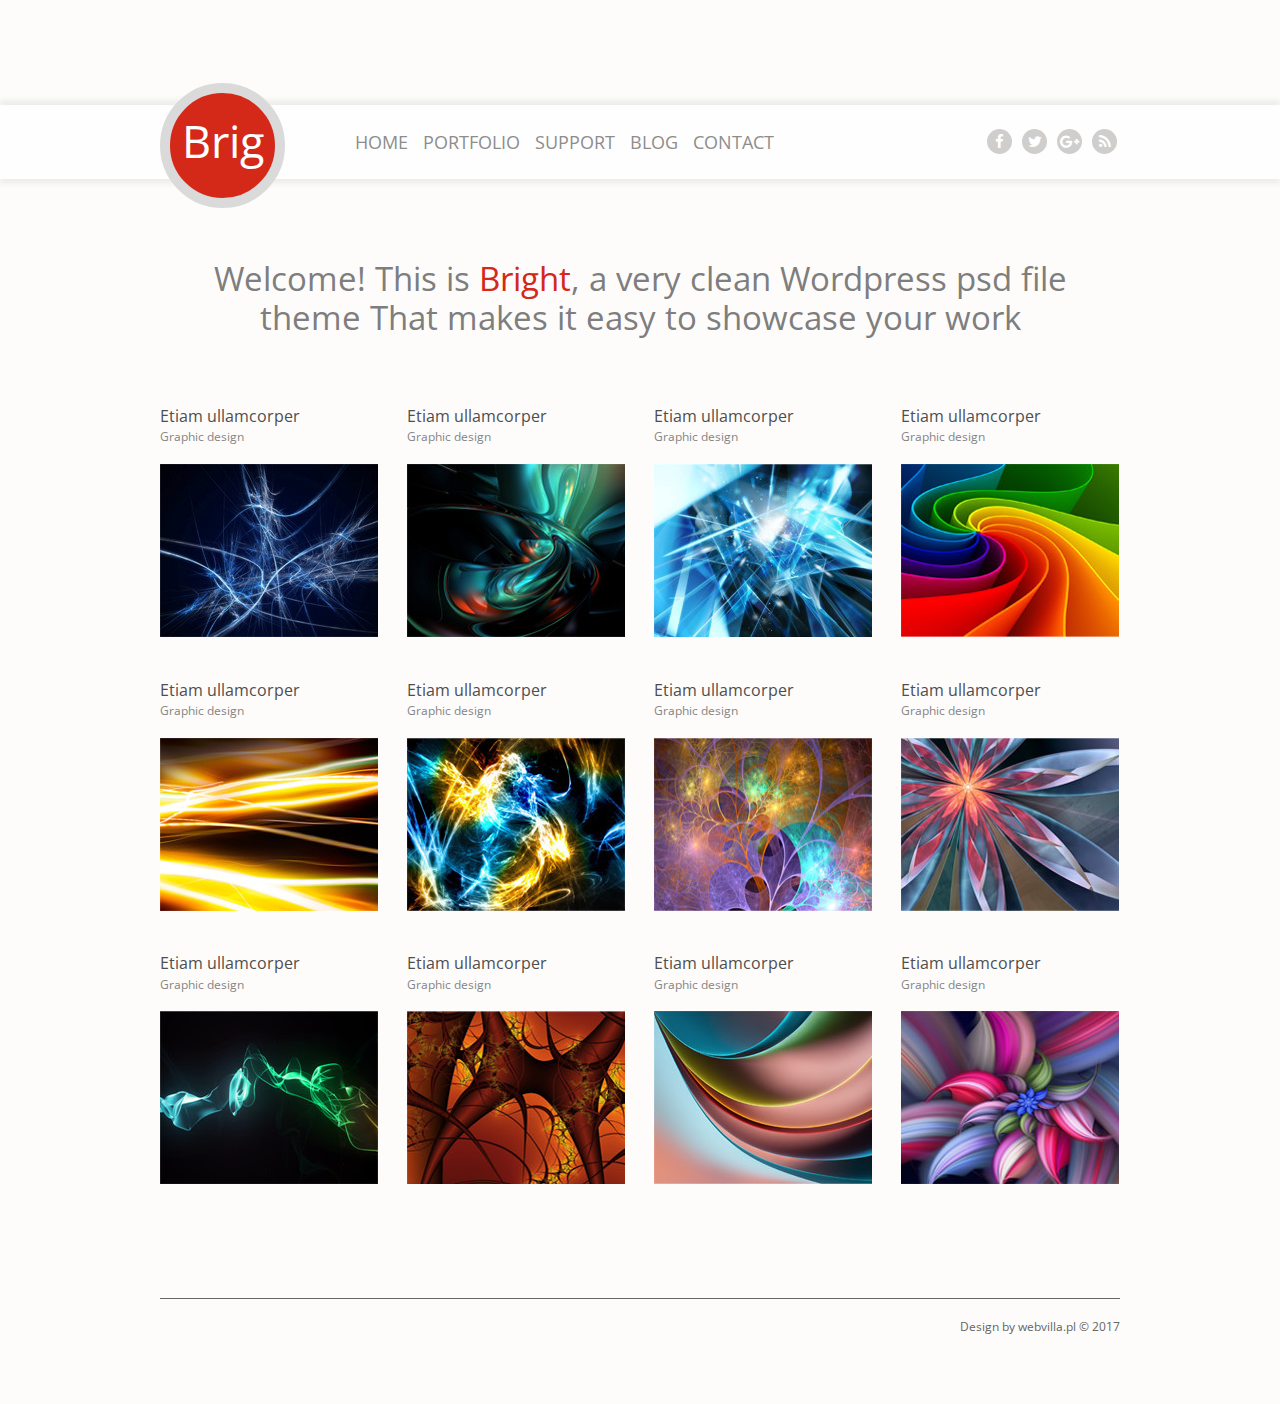
<file: brig/index.html>
<!DOCTYPE html>
<html lang="en">
  <head>
    <meta charset="UTF-8" />
    <title>Document</title>
    <link rel="stylesheet" href="css/normalize.css" />
    <link rel="stylesheet" href="css/style.css" />
    <link rel="stylesheet" href="css/font-awesome.min.css" />
    <link
      href="https://fonts.googleapis.com/css?family=Open+Sans"
      rel="stylesheet"
    />
  </head>
  <body>
    <div class="polosa">
      <header>
        <a href="#" class="logo">Brig</a>
        <nav>
          <ul>
            <li><a href="#">Home</a></li>
            <li><a href="#">Portfolio</a></li>
            <li><a href="#">Support</a></li>
            <li><a href="#">Blog</a></li>
            <li><a href="#">Contact</a></li>
          </ul>
        </nav>
        <div class="socials">
          <a href="#"><i class="fa fa-facebook" aria-hidden="true"></i></a>
          <a href="#"><i class="fa fa-twitter" aria-hidden="true"></i></a>
          <a href="#"><i class="fa fa-google-plus" aria-hidden="true"></i></a>
          <a href="#"><i class="fa fa-rss" aria-hidden="true"></i></a>
        </div>
      </header>
    </div>
    <h1>
      Welcome! This is <span>Bright</span>, a very clean Wordpress psd file
      theme That makes it easy to showcase your work
    </h1>
    <div class="portfolio-block">
      <div class="portfolio-item">
        <h5>Etiam ullamcorper</h5>
        <p>Graphic design</p>
        <img src="img/1.jpg" alt="" />
      </div>
      <div class="portfolio-item">
        <h5>Etiam ullamcorper</h5>
        <p>Graphic design</p>
        <img src="img/2.jpg" alt="" />
      </div>
      <div class="portfolio-item">
        <h5>Etiam ullamcorper</h5>
        <p>Graphic design</p>
        <img src="img/3.jpg" alt="" />
      </div>
      <div class="portfolio-item">
        <h5>Etiam ullamcorper</h5>
        <p>Graphic design</p>
        <img src="img/4.jpg" alt="" />
      </div>
      <div class="portfolio-item">
        <h5>Etiam ullamcorper</h5>
        <p>Graphic design</p>
        <img src="img/5.jpg" alt="" />
      </div>
      <div class="portfolio-item">
        <h5>Etiam ullamcorper</h5>
        <p>Graphic design</p>
        <img src="img/6.jpg" alt="" />
      </div>
      <div class="portfolio-item">
        <h5>Etiam ullamcorper</h5>
        <p>Graphic design</p>
        <img src="img/7.jpg" alt="" />
      </div>
      <div class="portfolio-item">
        <h5>Etiam ullamcorper</h5>
        <p>Graphic design</p>
        <img src="img/8.jpg" alt="" />
      </div>
      <div class="portfolio-item">
        <h5>Etiam ullamcorper</h5>
        <p>Graphic design</p>
        <img src="img/9.jpg" alt="" />
      </div>
      <div class="portfolio-item">
        <h5>Etiam ullamcorper</h5>
        <p>Graphic design</p>
        <img src="img/10.jpg" alt="" />
      </div>
      <div class="portfolio-item">
        <h5>Etiam ullamcorper</h5>
        <p>Graphic design</p>
        <img src="img/11.jpg" alt="" />
      </div>
      <div class="portfolio-item">
        <h5>Etiam ullamcorper</h5>
        <p>Graphic design</p>
        <img src="img/12.jpg" alt="" />
      </div>
    </div>
    <footer>
      Design by webvilla.pl &copy; 2017
    </footer>
  </body>
</html>
</file>
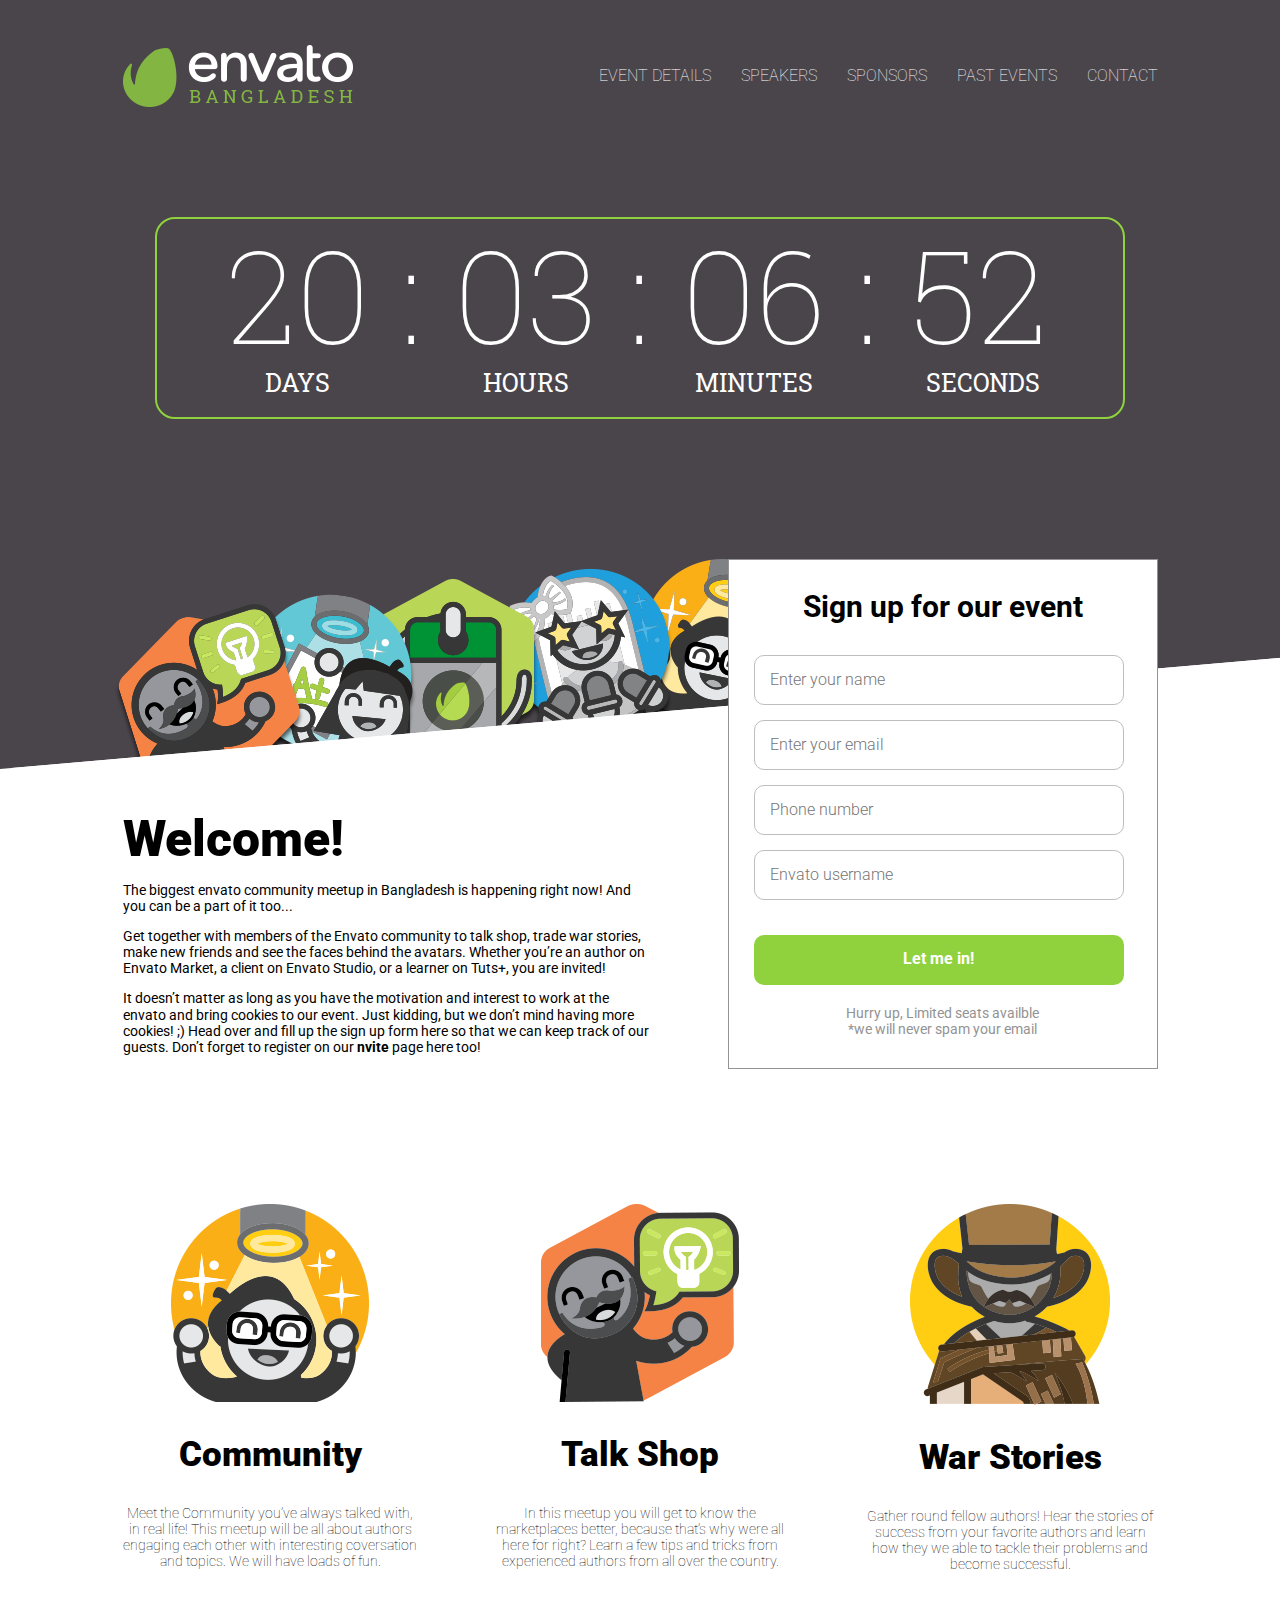
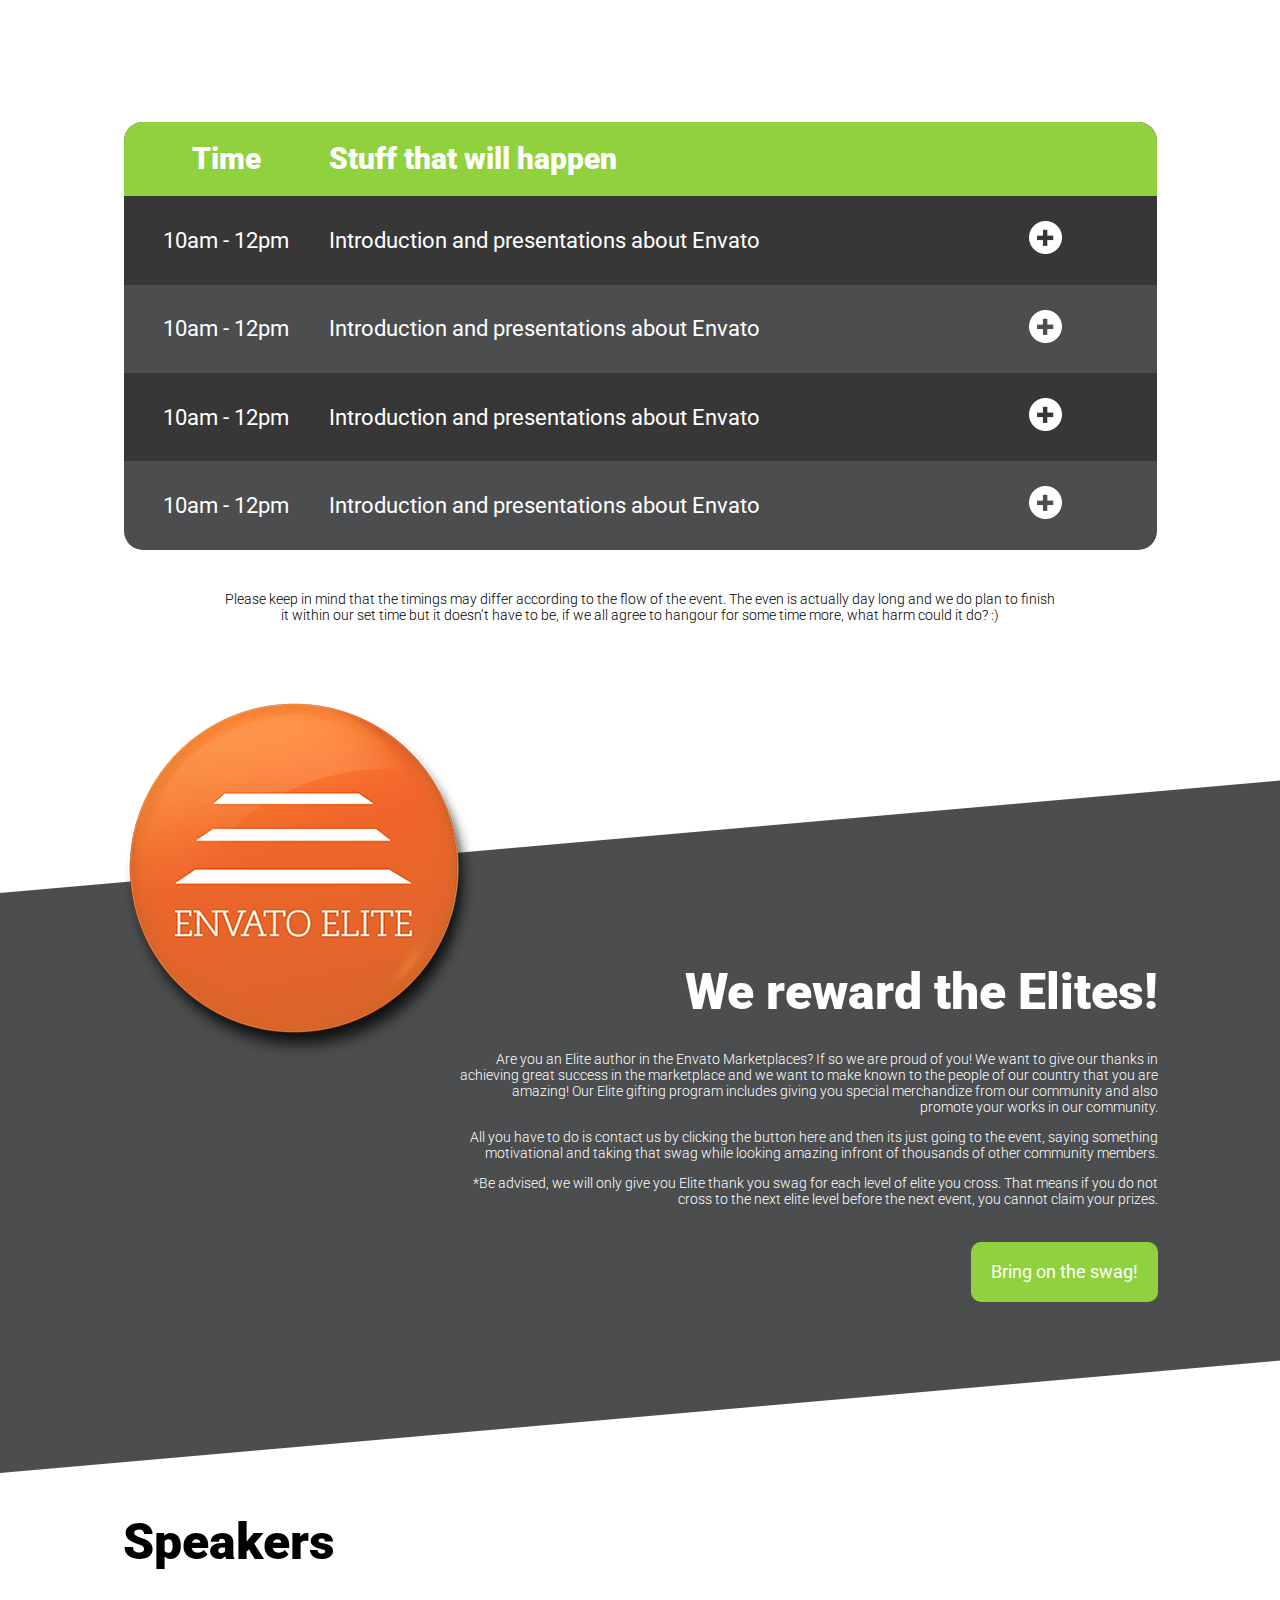
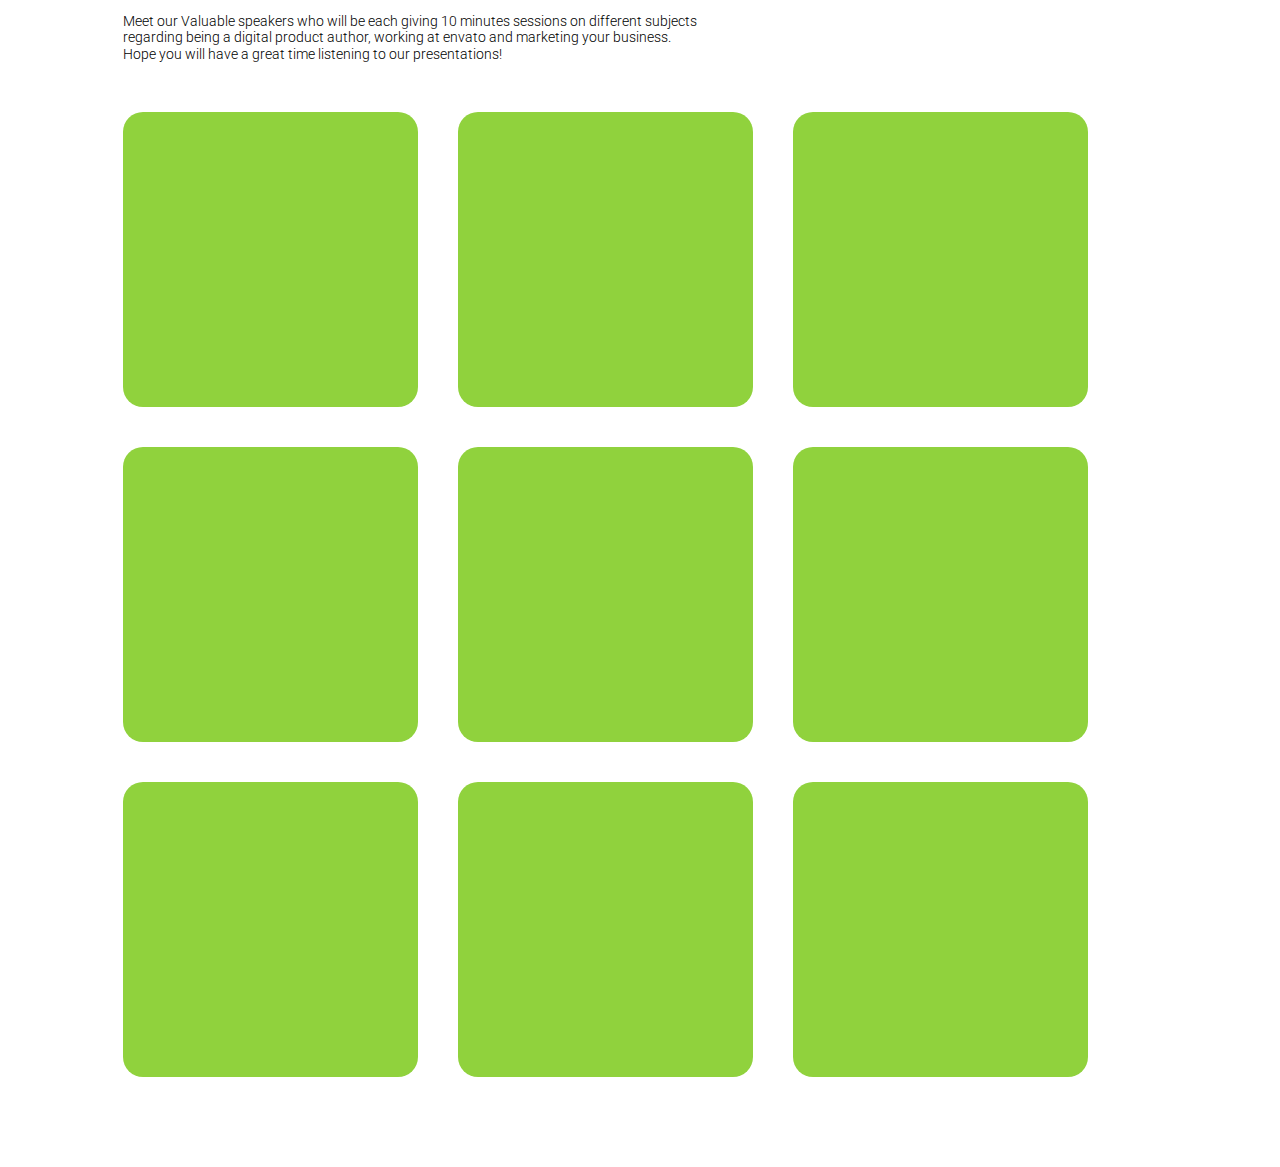
<file: envato/index.html>
<!DOCTYPE html>
<head>
	<meta charset="UTF-8">
	<title>Envato</title>
	<link rel="stylesheet" href="css/normalize.css">
	<link href="https://fonts.googleapis.com/css?family=Roboto+Slab:100,400|Roboto:100,300,400,500,700,900" rel="stylesheet">
	<link rel="stylesheet" href="css/styles.css">
	<link rel="stylesheet" href="https://maxcdn.bootstrapcdn.com/font-awesome/4.7.0/css/font-awesome.min.css">
</head>
<body>
	<section class="head">
		<div class="content">
			<header>
				<img src="img/logo.png" class="logo">
				<nav>
					<div><a href="#">Event details</a></div>
					<div><a href="#">Speakers</a></div>
					<div><a href="#">Sponsors</a></div>
					<div><a href="#">Past events</a></div>
					<div><a href="#">Contact</a></div>
				</nav>
			</header>
			<div class="timer">
				<div class="time">20 : 03 : 06 : 52</div>
				<div class="times">
					<div>days</div>
					<div>hours</div>
					<div>minutes</div>
					<div>seconds</div>
				</div>
			</div>
		</div>
	</section>
	<section class="welcome">
		<div class="content content-welcome">
			<div>
				<h2>Welcome!</h2>
				<p>The biggest envato community meetup in Bangladesh is happening right now! And you can be a part of it too...</p>
				<p>Get together with members of the Envato community to talk shop, trade war stories, make new friends and see the faces behind the avatars. Whether you’re an author on Envato Market, a client on Envato Studio, or a learner on Tuts+, you are invited!</p>
				<p>It doesn’t matter as long as you have the motivation and interest to work at the envato and bring cookies to our event. Just kidding, but we don’t mind having more cookies! ;) Head over and fill up the sign up form here so that we can keep track of our guests. Don’t forget to register on our <strong>nvite</strong> page here too!</p>
			</div>
			<form action="#">
				<h3>Sign up for our event</h3>
				<input type="text" placeholder="Enter your name">
				<input type="email" placeholder="Enter your email">
				<input type="text" placeholder="Phone number">
				<input type="text" placeholder="Envato username">
				<input type="submit" value="Let me in!">
				<p>Hurry up, Limited seats availble</p>
				<p>*we will never spam your email</p>
			</form>
		</div>
	</section>
	<section class="events">
		<div class="content content-events">
			<div class="item">
				<img src="img/dude2.png" alt="">
				<h2>Community</h2>
				<p>Meet the Community you’ve always talked with, in real life! This meetup will be all about authors engaging each other with interesting coversation and topics. We will have loads of fun.</p>
			</div>
			<div class="item">
				<img src="img/dude1.png" alt="">
				<h2>Talk Shop</h2>
				<p>In this meetup you will get to know the marketplaces better, because that’s why were all here for right? Learn a few tips and tricks from experienced authors from all over the country.</p>
			</div>
			<div class="item">
				<img src="img/dude3.png" alt="">
				<h2>War Stories</h2>
				<p>Gather round fellow authors! Hear the stories of success from your favorite authors and learn how they we able to tackle their problems and become successful.</p>
			</div>
		</div>
	</section>
	<section class="timetable">
		<div class="content">
			<table>
				<thead>
					<th class="table-head">Time</th>
					<th>Stuff that will happen</th>
					<th></th>
				</thead>
				<tr>
					<td>10am - 12pm</td>
					<td>Introduction and presentations about Envato</td>
					<td><a href=""><img src="img/more.png"></a></td>
				</tr>
				<tr>
					<td>10am - 12pm</td>
					<td>Introduction and presentations about Envato</td>
					<td><a href=""><img src="img/more.png"></a></td>
				</tr>
				<tr>
					<td>10am - 12pm</td>
					<td>Introduction and presentations about Envato</td>
					<td><a href="#"><img src="img/more.png"></a></td>
				</tr>
				<tr>
					<td>10am - 12pm</td>
					<td>Introduction and presentations about Envato</td>
					<td><a href="#"><img src="img/more.png"></a></td>
				</tr>
			</table>
			<p>Please keep in mind that the timings may differ according to the flow of the event. The even is actually day long and we do plan to finish it within our set time but it doesn’t have to be, if we all agree to hangour for some time more, what harm could it do? :)</p>
		</div>
	</section>
	<section class="elite">
		<div class="content">
			<img src="img/bage.png" alt="">
			<h2>We reward the Elites!</h2>
			<div class="inner">
				<div class="pshki">
					<p>Are you an Elite author in the Envato Marketplaces? If so we are proud of you! We want to give our thanks in achieving great success in the marketplace and we want to make known to the people of our country that you are amazing! Our Elite gifting program includes giving you special merchandize from our community and also promote your works in our community.</p>
					<p>All you have to do is contact us by clicking the button here and then its just going to the event, saying something motivational and taking that swag while looking amazing infront of thousands of other community members.</p>
					<p>*Be advised, we will only give you Elite thank you swag for each level of elite you cross. That means if you do not cross to the next elite level before the next event, you cannot claim your prizes.</p>
				</div>
				<a href="#">Bring on the swag!</a>
			</div>
		</div>
	</section>
	<section class="speakers">
		<div class="content">
			<h2>Speakers</h2>
			<p>Meet our Valuable speakers who will be each giving 10 minutes sessions on different subjects regarding being a digital product author, working at envato and marketing your business. Hope you will have a great time listening to our presentations!</p>
			<div class="flex-parent">
				<div class="flex-child">
					<div class="rotate">
						<div class="front">
							<h3>Shahriyer Shuvo</h3>
							<hr>
							<p>More about selling in the Envato Marketplaces</p>
							<div class="soc">
								<a href="#"></a>
								<a href="#"></a>
								<a href="#"></a>
								<a href="#"></a>
							</div>
						</div>
						<div class="back">
						</div>
					</div>
				</div>
				<div class="flex-child">
					<div class="rotate">
						<div class="front">
							<h3>Shahriyer Shuvo</h3>
							<hr>
							<p>More about selling in the Envato Marketplaces</p>
							<div class="soc">
								<a href="#"></a>
								<a href="#"></a>
								<a href="#"></a>
								<a href="#"></a>
							</div>
						</div>
						<div class="back">
						</div>
					</div>
				</div>
				<div class="flex-child">
					<div class="rotate">
						<div class="front">
							<h3>Shahriyer Shuvo</h3>
							<hr>
							<p>More about selling in the Envato Marketplaces</p>
							<div class="soc">
								<a href="#"></a>
								<a href="#"></a>
								<a href="#"></a>
								<a href="#"></a>
							</div>
						</div>
						<div class="back">
						</div>
					</div>
				</div>
				<div class="flex-child">
					<div class="rotate">
						<div class="front">
							<h3>Shahriyer Shuvo</h3>
							<hr>
							<p>More about selling in the Envato Marketplaces</p>
							<div class="soc">
								<a href="#"></a>
								<a href="#"></a>
								<a href="#"></a>
								<a href="#"></a>
							</div>
						</div>
						<div class="back">
						</div>
					</div>
				</div>
				<div class="flex-child">
					<div class="rotate">
						<div class="front">
							<h3>Shahriyer Shuvo</h3>
							<hr>
							<p>More about selling in the Envato Marketplaces</p>
							<div class="soc">
								<a href="#"></a>
								<a href="#"></a>
								<a href="#"></a>
								<a href="#"></a>
							</div>
						</div>
						<div class="back">
						</div>
					</div>
				</div>
				<div class="flex-child">
					<div class="rotate">
						<div class="front">
							<h3>Shahriyer Shuvo</h3>
							<hr>
							<p>More about selling in the Envato Marketplaces</p>
							<div class="soc">
								<a href="#"></a>
								<a href="#"></a>
								<a href="#"></a>
								<a href="#"></a>
							</div>
						</div>
						<div class="back">
						</div>
					</div>
				</div>
				<div class="flex-child">
					<div class="rotate">
						<div class="front">
							<h3>Shahriyer Shuvo</h3>
							<hr>
							<p>More about selling in the Envato Marketplaces</p>
							<div class="soc">
								<a href="#"></a>
								<a href="#"></a>
								<a href="#"></a>
								<a href="#"></a>
							</div>
						</div>
						<div class="back">
						</div>
					</div>
				</div>
				<div class="flex-child">
					<div class="rotate">
						<div class="front">
							<h3>Shahriyer Shuvo</h3>
							<hr>
							<p>More about selling in the Envato Marketplaces</p>
							<div class="soc">
								<a href="#"></a>
								<a href="#"></a>
								<a href="#"></a>
								<a href="#"></a>
							</div>
						</div>
						<div class="back">
						</div>
					</div>
				</div>
				<div class="flex-child">
					<div class="rotate">
						<div class="front">
							<h3>Shahriyer Shuvo</h3>
							<hr>
							<p>More about selling in the Envato Marketplaces</p>
							<div class="soc">
								<a href="#"></a>
								<a href="#"></a>
								<a href="#"></a>
								<a href="#"></a>
							</div>
						</div>
						<div class="back">
						</div>
					</div>
				</div>
			</div>
		</div>
	</section>
</body>
</html>
</file>
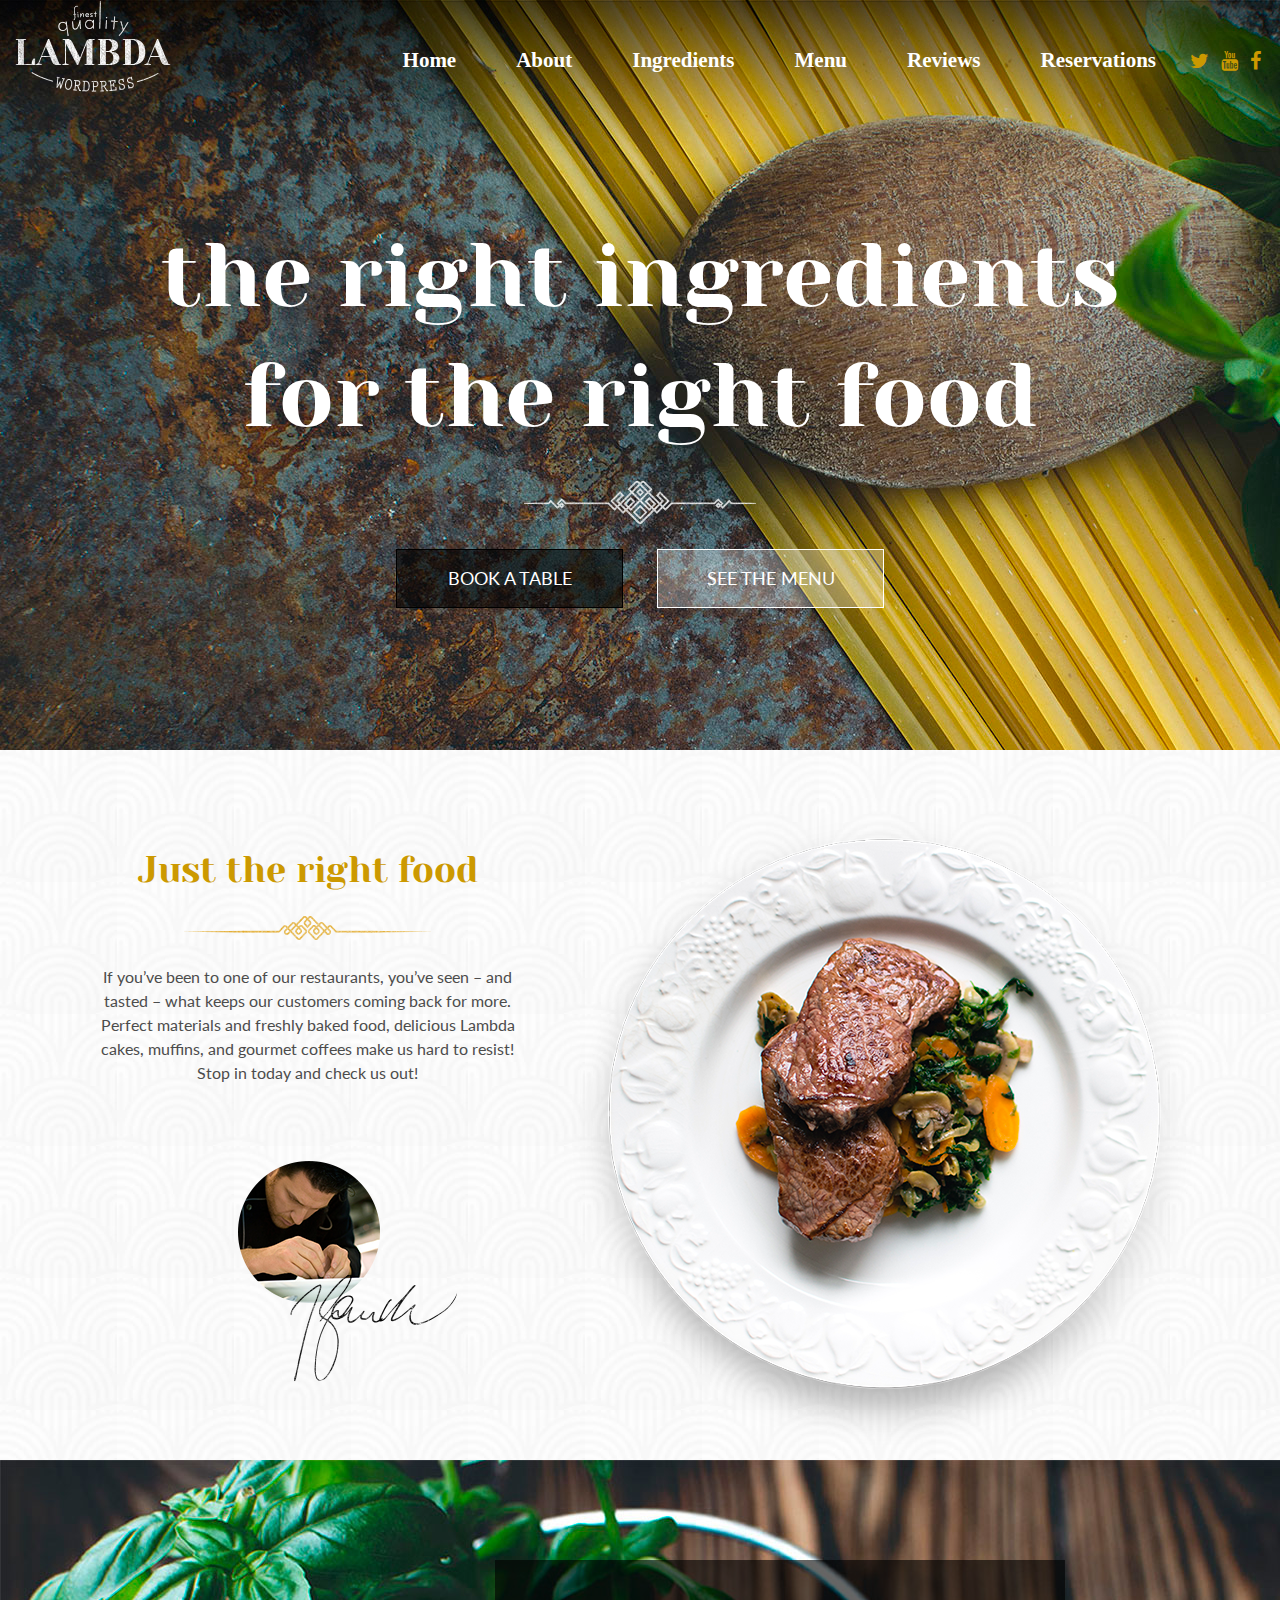
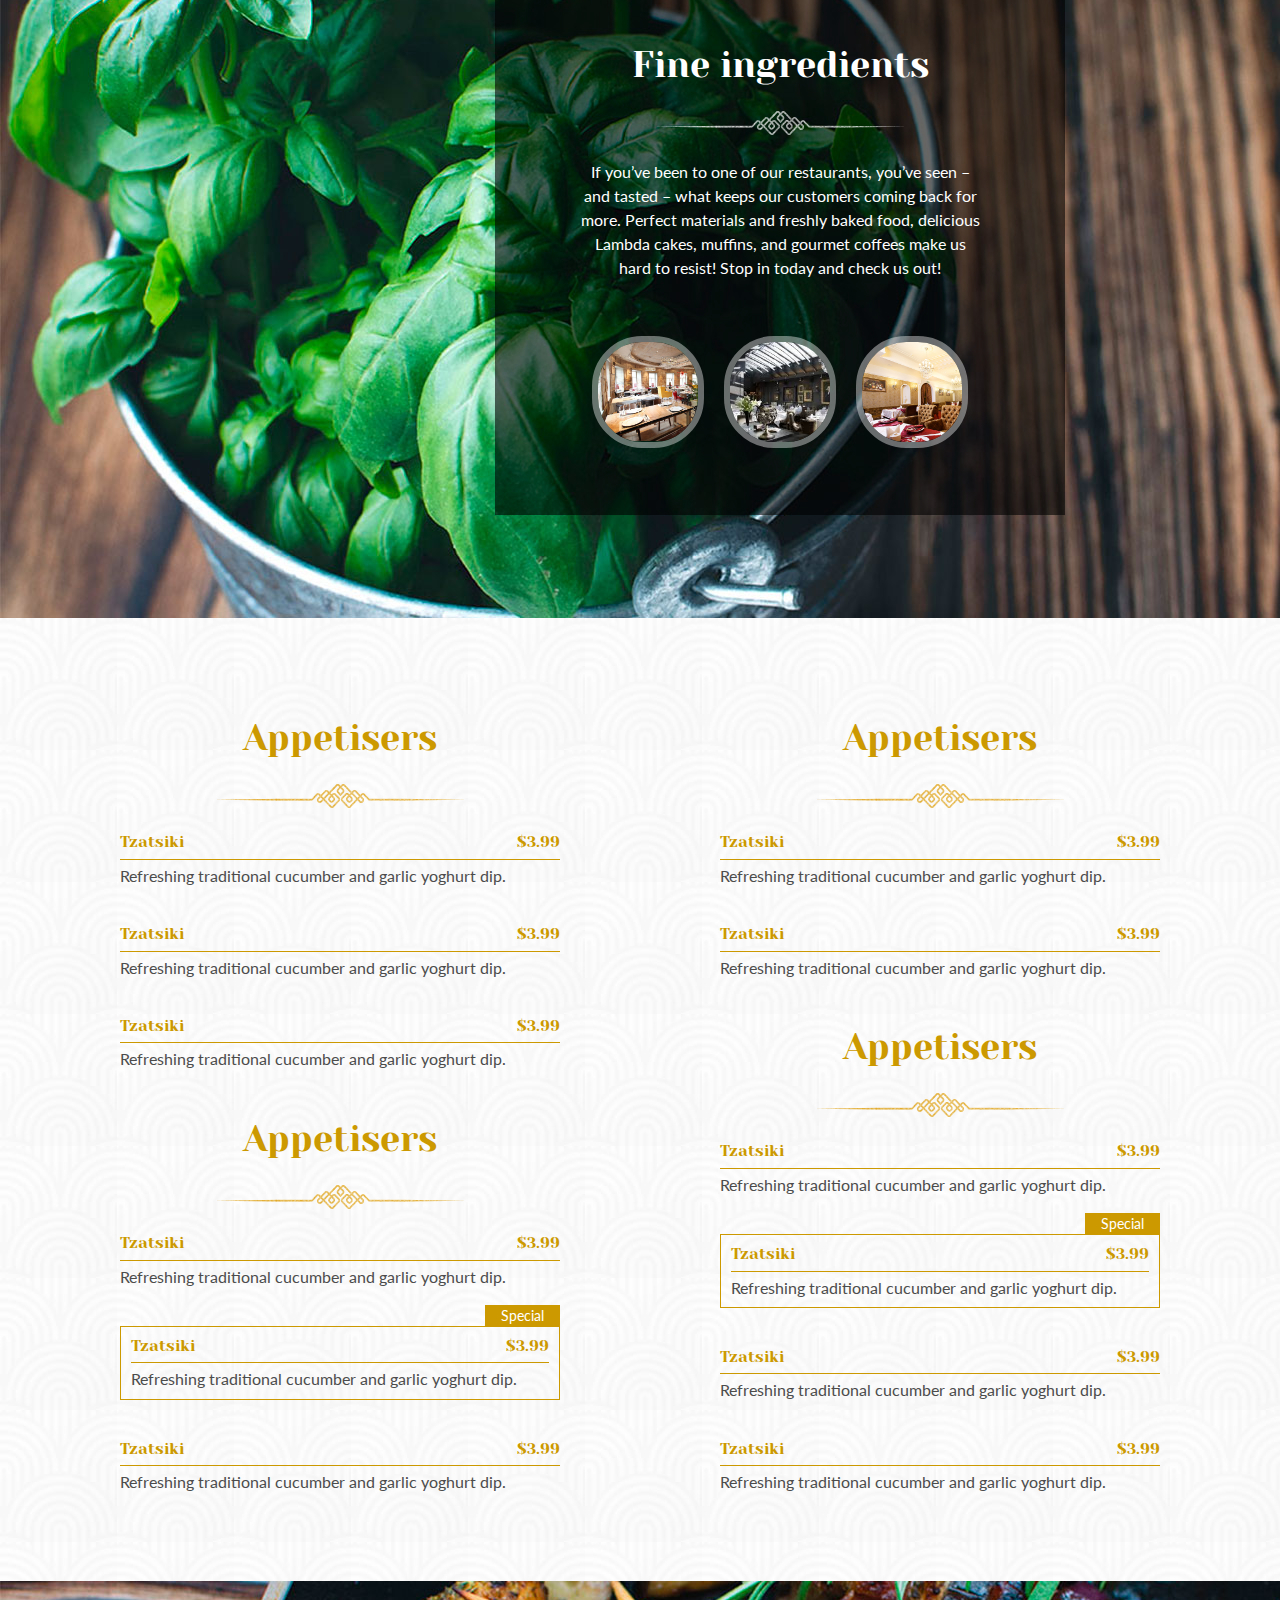
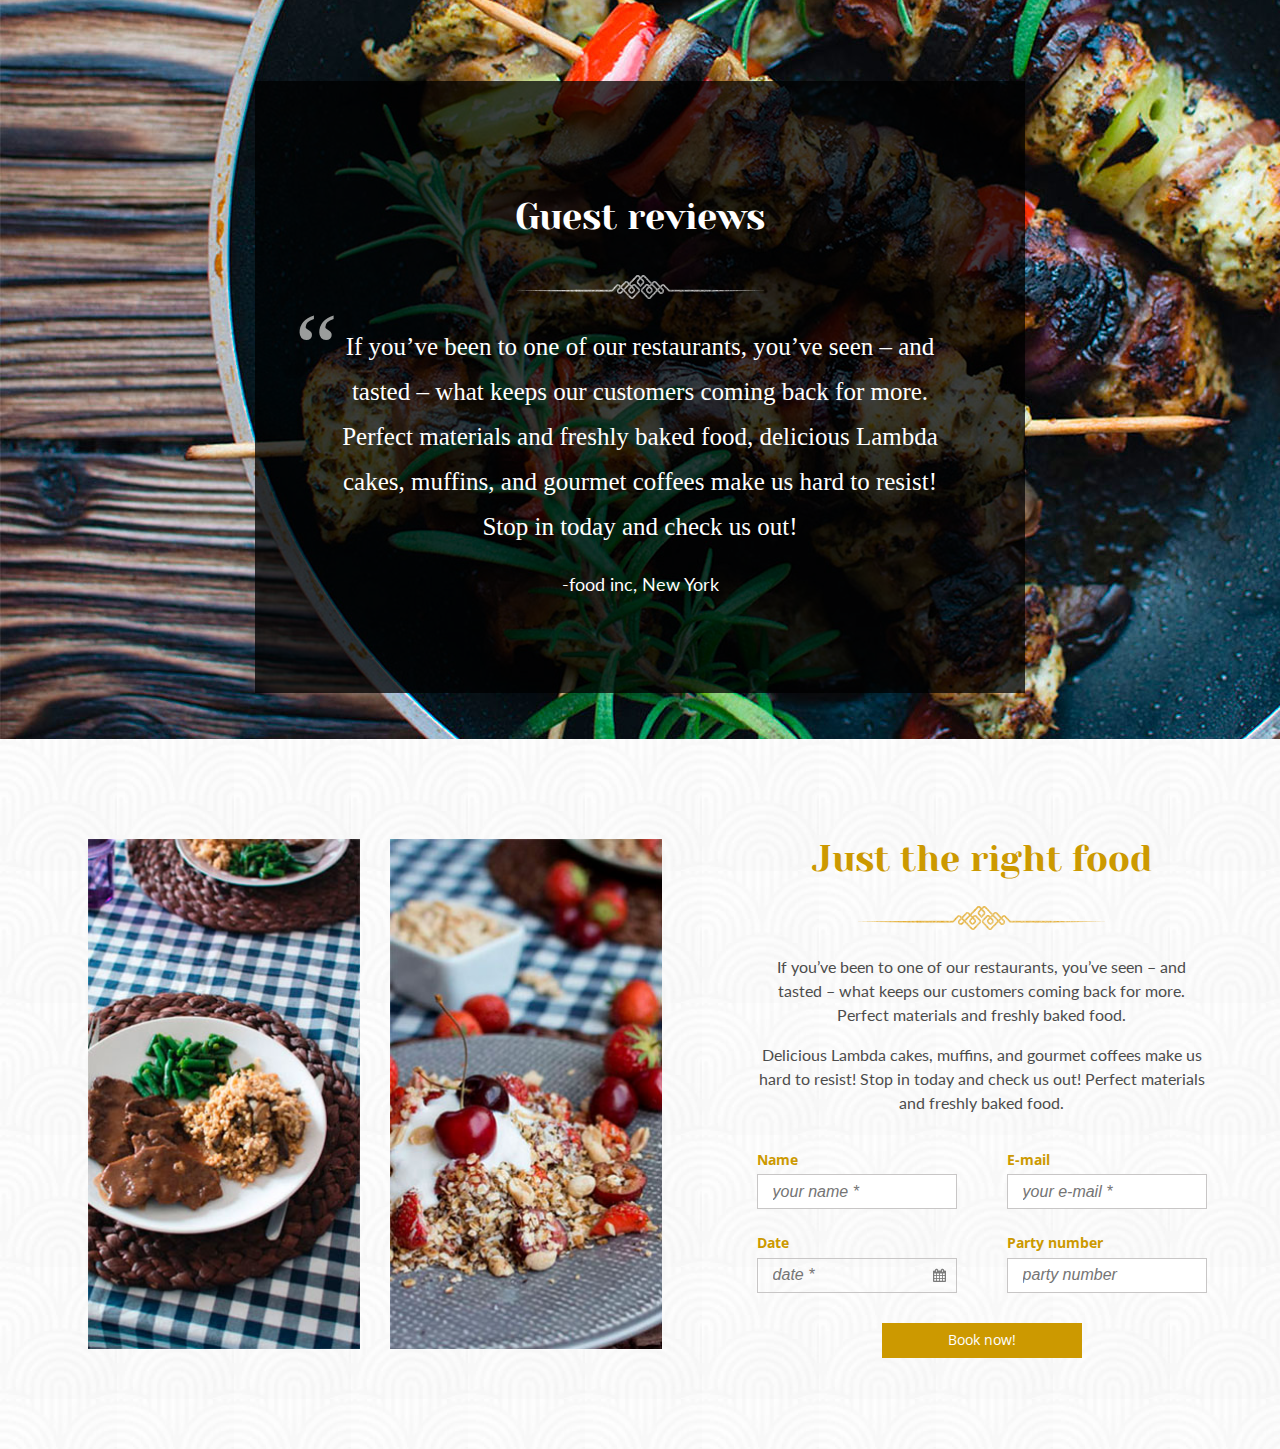
<file: lambda/index.html>
<!DOCTYPE html>
<html>
<head>
	<meta charset="UTF-8">
	<title>Lambda</title>
	<link href="https://fonts.googleapis.com/css?family=Gentium+Book+Basic|Lato|Open+Sans|Yeseva+One" rel="stylesheet">
	<!-- https://fonts.google.com -->
	<link rel="stylesheet" href="https://maxcdn.bootstrapcdn.com/font-awesome/4.7.0/css/font-awesome.min.css">
	<!-- https://www.bootstrapcdn.com/fontawesome/ -->
	<link rel="stylesheet" href="css/normalize.css">
	<link rel="stylesheet" href="css/style.css">
</head>
<body>
	<header>
		<div class="top-menu">
			<a href="#" class="logo"><img src="img/logo.png" alt=""></a>
			<nav>
				<ul>
					<li><a href="#">Home</a></li>
					<li><a href="#">About</a></li>
					<li><a href="#">Ingredients</a></li>
					<li><a href="#">Menu</a></li>
					<li><a href="#">Reviews</a></li>
					<li><a href="#">Reservations</a></li>
				</ul>
			</nav>
			<div class="soc">
				<a href=""><i class="fa fa-twitter"></i></a>
				<a href=""><i class="fa fa-youtube"></i></a>
				<a href=""><i class="fa fa-facebook"></i></a>
			</div>
		</div>
		<h1>the right ingredients for the right food</h1>
		<div class="uzor"></div>
		<a href="#" class="black">book a table</a>
		<a href="#" class="white">see the menu</a>
	</header>
	<section class="about">
		<div class="cook">
			<h3>Just the right food</h3>
			<div class="yellow-uzor"></div>
			<p>If you’ve been to one of our restaurants, you’ve seen – and tasted – what keeps our customers coming back for more. Perfect materials and freshly baked food, delicious Lambda cakes,  muffins, and gourmet coffees make us hard to resist! Stop in today and check us out!</p>
			<img src="img/cook.png" alt="">
		</div>
		<img src="img/dish.png" alt="">
	</section>
	<section class="ingred">
		<div class="block-ingr">
			<h3>Fine ingredients</h3>
			<div class="white-uzor"></div>
			<p>If you’ve been to one of our restaurants, you’ve seen – and tasted – what keeps our customers coming back for more. Perfect materials and freshly baked food, delicious Lambda cakes,  muffins, and gourmet coffees make us hard to resist! Stop in today and check us out!</p>
			<a href="#"><img src="img/img1.jpg" alt=""></a>
			<a href="#"><img src="img/img2.jpg" alt=""></a>
			<a href="#"><img src="img/img3.jpg" alt=""></a>
		</div>
	</section>
	<section class="menu">
		<div class="block-menu">
			<h3>Appetisers</h3>
			<div class="yellow-uzor"></div>
			<div class="punkt-menu">
				<p class="price">
					<span>Tzatsiki</span>
					<span>$3.99</span>
				</p>
				<p class="info">Refreshing traditional cucumber and garlic yoghurt dip.</p>
			</div>
			<div class="punkt-menu">
				<p class="price">
					<span>Tzatsiki</span>
					<span>$3.99</span>
				</p>
				<p class="info">Refreshing traditional cucumber and garlic yoghurt dip.</p>
			</div>
			<div class="punkt-menu">
				<p class="price">
					<span>Tzatsiki</span>
					<span>$3.99</span>
				</p>
				<p class="info">Refreshing traditional cucumber and garlic yoghurt dip.</p>
			</div>
			<h3>Appetisers</h3>
			<div class="yellow-uzor"></div>
			<div class="punkt-menu">
				<p class="price">
					<span>Tzatsiki</span>
					<span>$3.99</span>
				</p>
				<p class="info">Refreshing traditional cucumber and garlic yoghurt dip.</p>
			</div>
			<div class="punkt-menu special">
				<p class="price">
					<span>Tzatsiki</span>
					<span>$3.99</span>
				</p>
				<p class="info">Refreshing traditional cucumber and garlic yoghurt dip.</p>
			</div>
			<div class="punkt-menu">
				<p class="price">
					<span>Tzatsiki</span>
					<span>$3.99</span>
				</p>
				<p class="info">Refreshing traditional cucumber and garlic yoghurt dip.</p>
			</div>
		</div>
		<div class="block-menu">
			<h3>Appetisers</h3>
			<div class="yellow-uzor"></div>
			<div class="punkt-menu">
				<p class="price">
					<span>Tzatsiki</span>
					<span>$3.99</span>
				</p>
				<p class="info">Refreshing traditional cucumber and garlic yoghurt dip.</p>
			</div>
			<div class="punkt-menu">
				<p class="price">
					<span>Tzatsiki</span>
					<span>$3.99</span>
				</p>
				<p class="info">Refreshing traditional cucumber and garlic yoghurt dip.</p>
			</div>
			<h3>Appetisers</h3>
			<div class="yellow-uzor"></div>
			<div class="punkt-menu">
				<p class="price">
					<span>Tzatsiki</span>
					<span>$3.99</span>
				</p>
				<p class="info">Refreshing traditional cucumber and garlic yoghurt dip.</p>
			</div>
			<div class="punkt-menu special">
				<p class="price">
					<span>Tzatsiki</span>
					<span>$3.99</span>
				</p>
				<p class="info">Refreshing traditional cucumber and garlic yoghurt dip.</p>
			</div>
			<div class="punkt-menu">
				<p class="price">
					<span>Tzatsiki</span>
					<span>$3.99</span>
				</p>
				<p class="info">Refreshing traditional cucumber and garlic yoghurt dip.</p>
			</div>
			<div class="punkt-menu">
				<p class="price">
					<span>Tzatsiki</span>
					<span>$3.99</span>
				</p>
				<p class="info">Refreshing traditional cucumber and garlic yoghurt dip.</p>
			</div>
		</div>
	</section>
	<section class="reviews">
		<div class="guest">
			<h3>Guest reviews</h3>
			<div class="white-uzor"></div>
			<p class="text">If you’ve been to one of our restaurants, you’ve seen – and tasted – what keeps our customers coming back for more. Perfect materials and freshly baked food, delicious Lambda cakes,  muffins, and gourmet coffees make us hard to resist! Stop in today and check us out!</p>
			<p class="under">-food inc, New York</p>
		</div>
	</section>
	<section class="reservations">
		<img src="img/reserv1.jpg" alt="">
		<img src="img/reserv2.jpg" alt="">
		<div class="reserv">
			<h3>Just the right food</h3>
			<div class="yellow-uzor"></div>
			<p>If you’ve been to one of our restaurants, you’ve seen – and tasted – what keeps our customers coming back for more. Perfect materials and freshly baked food.</p>
			<p>Delicious Lambda cakes,  muffins, and gourmet coffees make us hard to resist! Stop in today and check us out! Perfect materials and freshly baked food.</p>
			<form action="#">
				<div class="forms">
					<label>Name</label>
					<input type="text" placeholder="your name *">
				</div>
				<div class="forms">
					<label>E-mail</label>
					<input type="text" placeholder="your e-mail *">
				</div>
				<div class="forms">
					<label>Date</label>
					<input type="text" placeholder="date *">
				</div>
				<div class="forms">
					<label>Party number</label>
					<input type="text" placeholder="party number">
				</div>
				<input type="submit" value="Book now!" class="submit">
			</form>
		</div>
	</section>
</body>
</html>
</file>
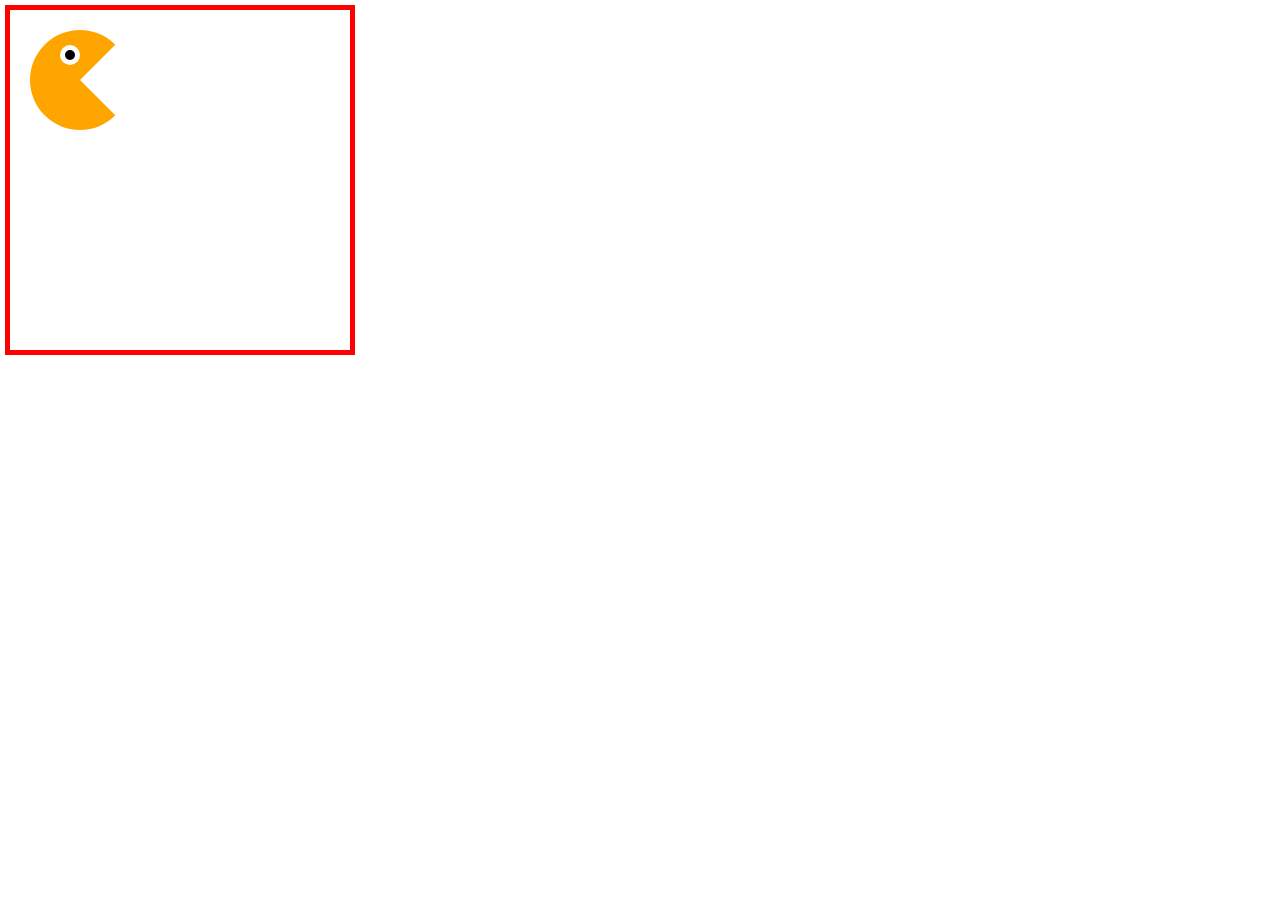
<file: pacman/index.html>
<!DOCTYPE html>
<html lang="en">
<head>
	<meta charset="UTF-8">
	<title>Document</title>
	<link rel="stylesheet" href="style.css">
	<link rel="stylesheet" href="normalize.css">
</head>
<body>
	<div class="parent">
		<div class="pacman">
			<div class="pacmouth"></div>
			<div class="paceye">
				<div class="paccentereye"></div>
			</div>
		</div>
	</div>
</body>
</html>
</file>
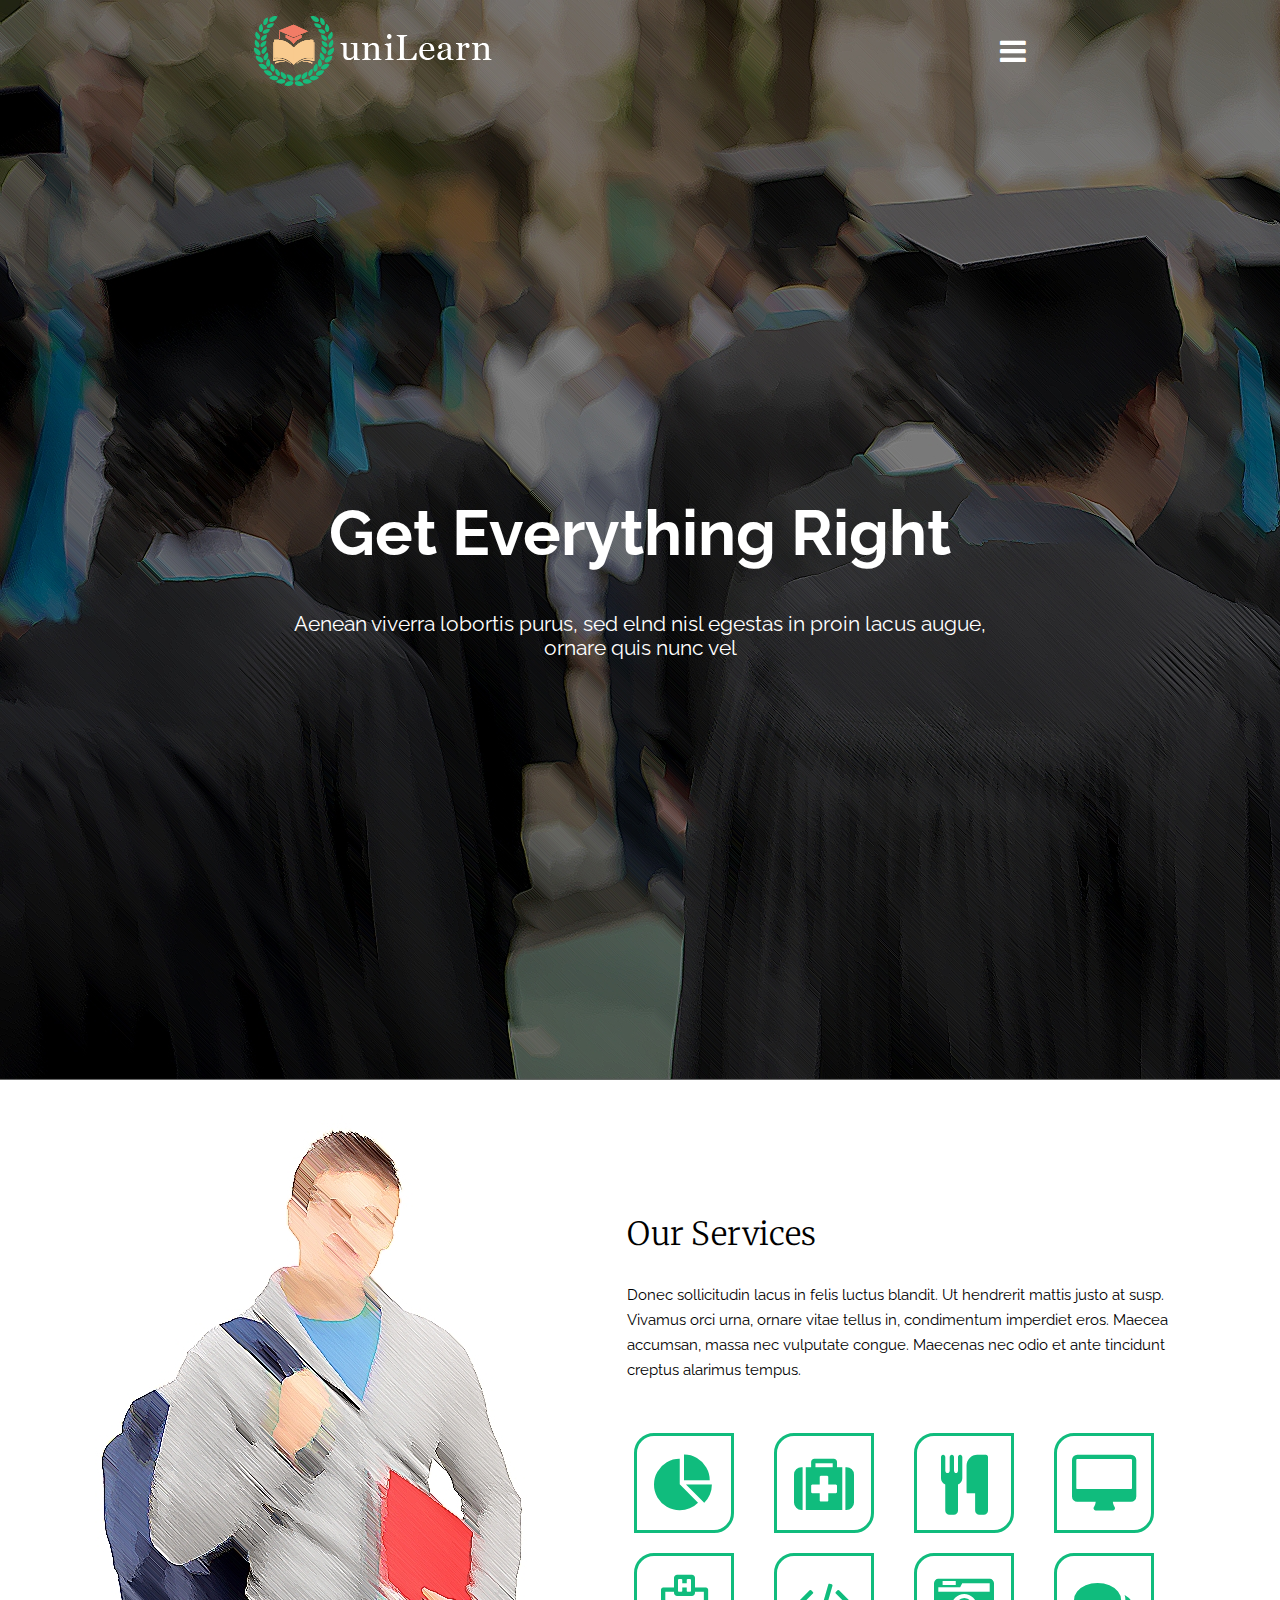
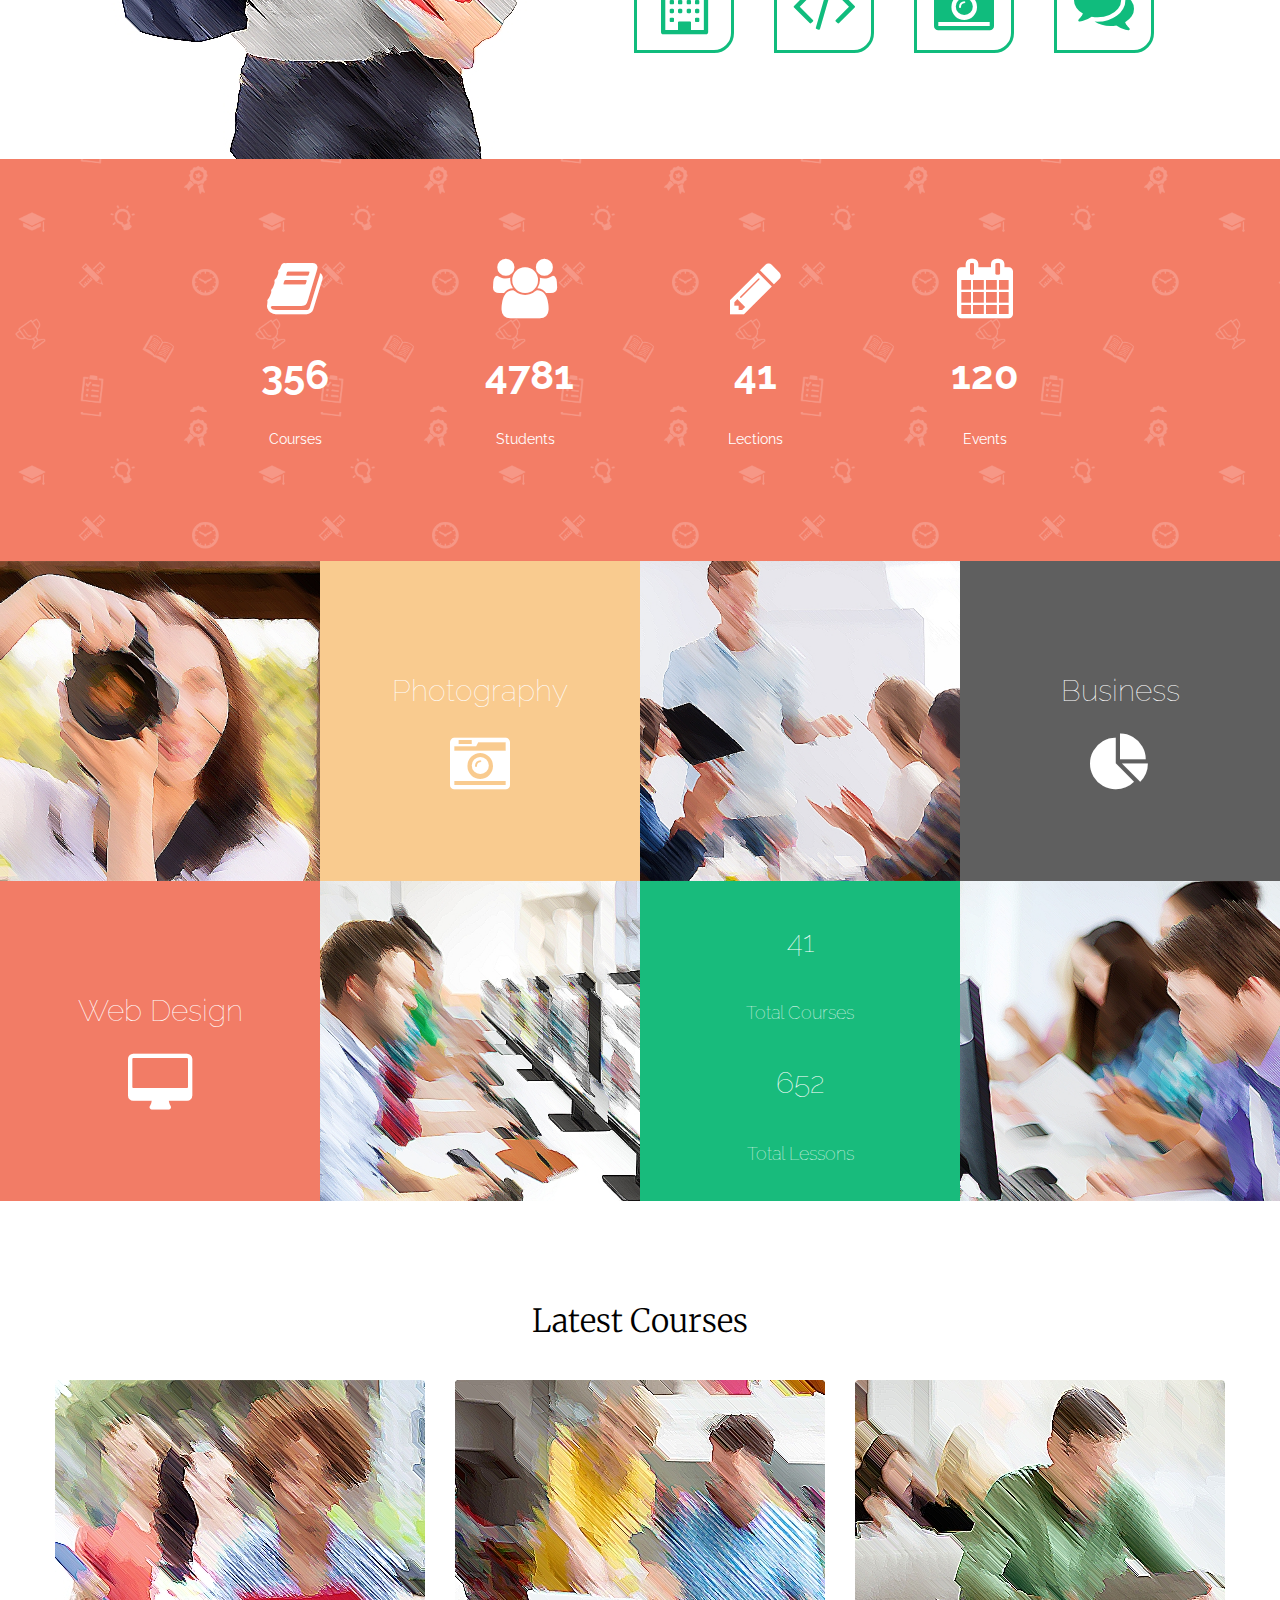
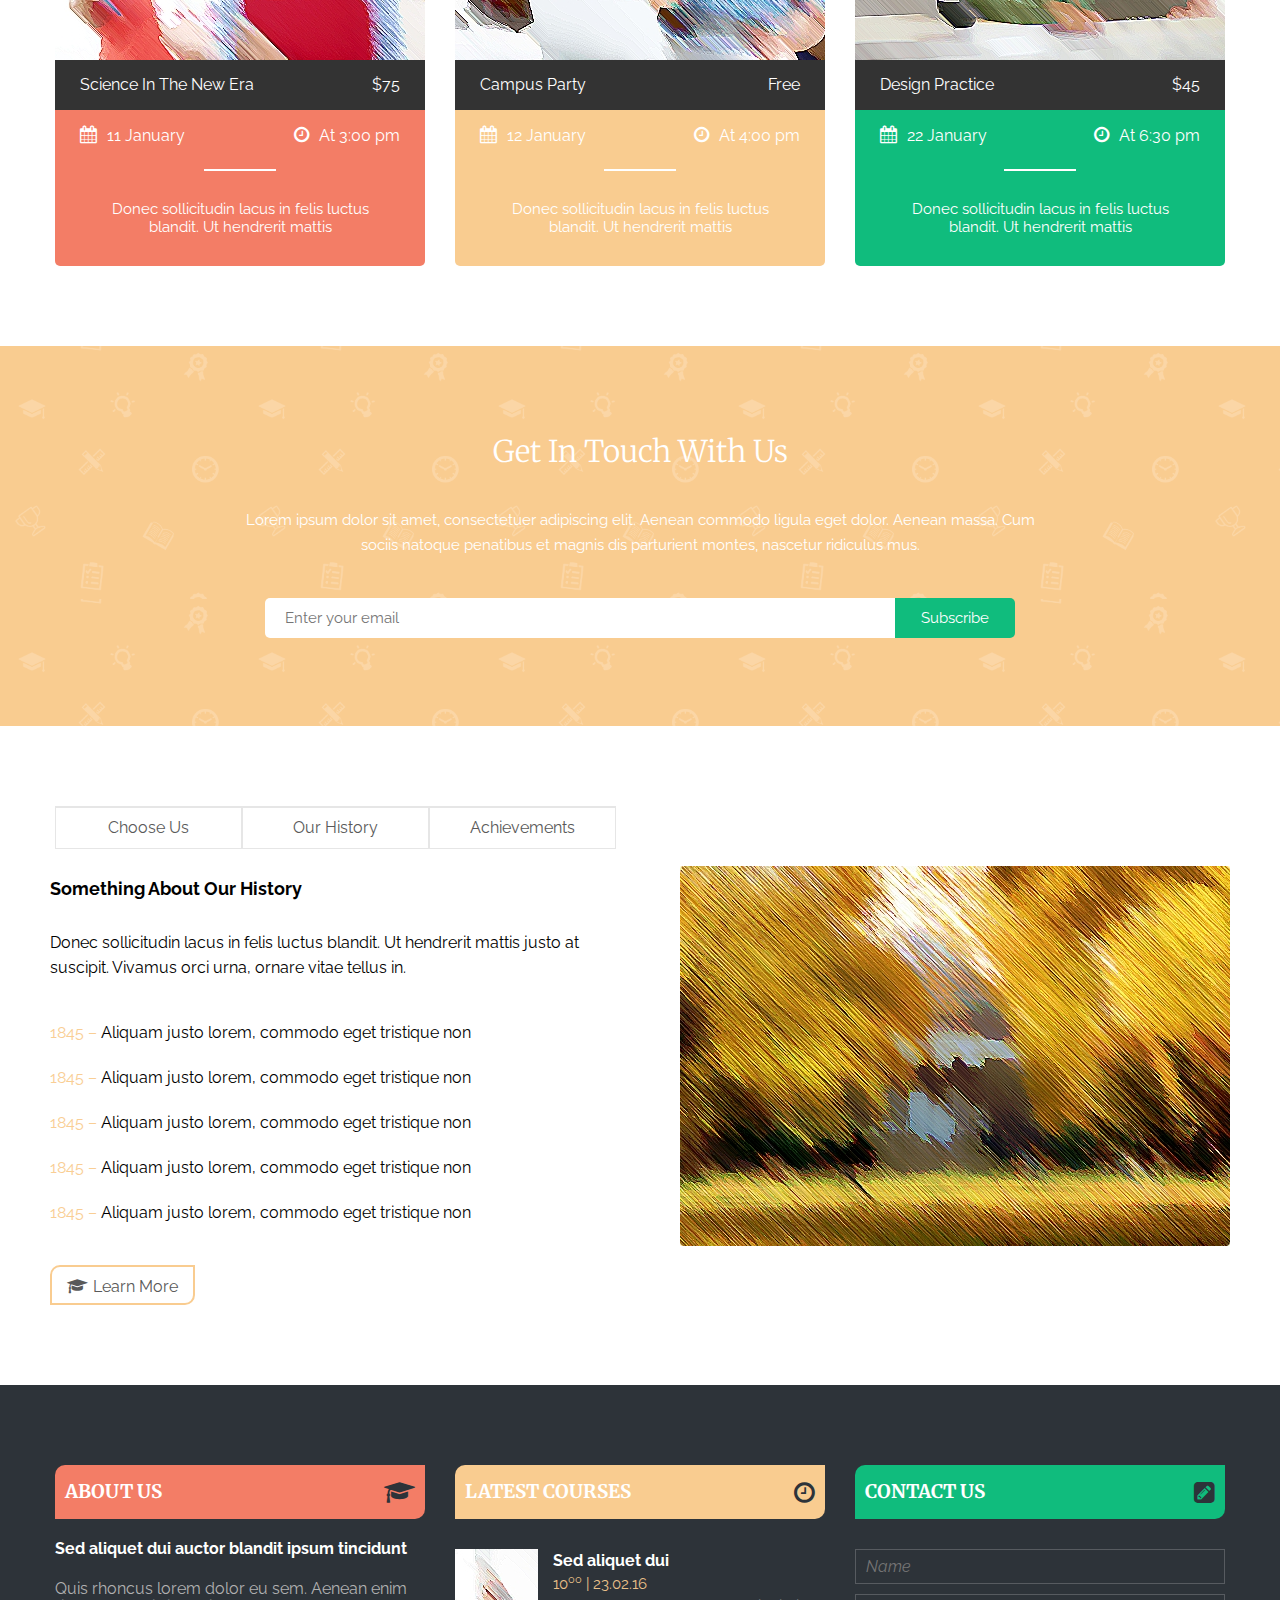
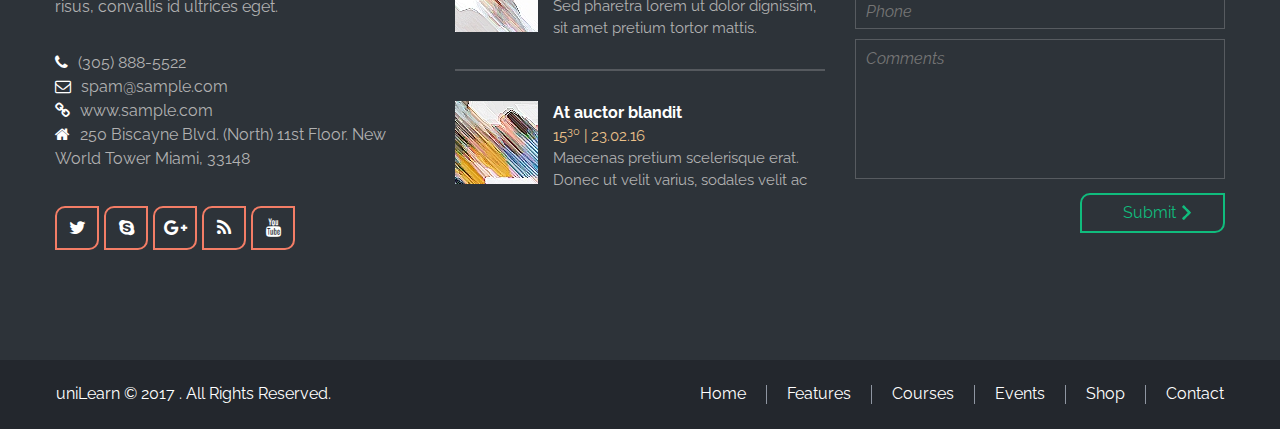
<file: unilearn/index.html>
<!DOCTYPE html>
<html>
<head>
	<meta charset="UTF-8">
	<title>Document</title>
	<link rel="stylesheet" href="css/normalize.css">
	<link href="https://fonts.googleapis.com/css?family=Merriweather|Raleway" rel="stylesheet">
	<link rel="stylesheet" href="https://maxcdn.bootstrapcdn.com/font-awesome/4.7.0/css/font-awesome.min.css">
	<link rel="stylesheet" href="css/style.css">
	<link rel="stylesheet" href="css/media.css">
	<meta name="viewport" content="width=device-width">
</head>
<body>
	<header>
		<nav>
			<img src="img/logo.png" alt="">
			<i class="fa fa-bars" aria-hidden="true"></i>
		</nav>
		<h1>Get Everything Right</h1>
		<p>Aenean viverra lobortis purus, sed elnd nisl egestas in proin lacus augue, ornare quis nunc vel</p>
	</header>
	<section class="services">
		<img src="img/man.jpg" alt="">
		<div class="content">
			<h1>Our Services</h1>
			<p>Donec sollicitudin lacus in felis luctus blandit. Ut hendrerit mattis justo at susp. Vivamus orci urna, ornare vitae tellus in, condimentum imperdiet eros. Maecea accumsan, massa nec vulputate congue. Maecenas nec odio et ante tincidunt creptus alarimus tempus.</p>
			<div class="icons">
				<div class="row">
					<div class="block">
						<i class="fa fa-pie-chart" aria-hidden="true"></i>
					</div>
					<div class="block">
						<i class="fa fa-medkit" aria-hidden="true"></i>
					</div>
					<div class="block">
						<i class="fa fa-cutlery" aria-hidden="true"></i>
					</div>
					<div class="block">
						<i class="fa fa-desktop" aria-hidden="true"></i>
					</div>
				</div>
				<div class="row">
					<div class="block">
						<i class="fa fa-hospital-o" aria-hidden="true"></i>
					</div>
					<div class="block">
						<i class="fa fa-code" aria-hidden="true"></i>
					</div>
					<div class="block ">
						<i class="fa fa-camera-retro" aria-hidden="true"></i>
					</div>
					<div class="block">
						<i class="fa fa-comments" aria-hidden="true"></i>
					</div>
				</div>
			</div>
		</div>
	</section>
	<section class="stat">
		<div>
			<i class="fa fa-book" aria-hidden="true"></i>
			<h2>356</h2>
			<p>Courses</p>
		</div>
		<div>
			<i class="fa fa-users" aria-hidden="true"></i>
			<h2>4781</h2>
			<p>Students</p>
		</div>
		<div>
			<i class="fa fa-pencil" aria-hidden="true"></i>
			<h2>41</h2>
			<p>Lections</p>
		</div>
		<div>
			<i class="fa fa-calendar" aria-hidden="true"></i>
			<h2>120</h2>
			<p>Events</p>
		</div>
	</section>
	<section class="tiles">
		<div class="row">
			<div class="tile">
				<div class="cover">
					<h3>Business in Web</h3>
					<p>Business, Webinar</p>
					<a href="#">Learn More</a>
				</div>
			</div>
			<div class="tile">
				<h2>Photography</h2>
				<i class="fa fa-camera-retro" aria-hidden="true"></i>
			</div>
			<div class="tile">
				<div class="cover">
					<h3>Business in Web</h3>
					<p>Business, Webinar</p>
					<a href="#">Learn More</a>
				</div>
			</div>
			<div class="tile">
				<h2>Business</h2>
				<i class="fa fa-pie-chart" aria-hidden="true"></i>
			</div>
		</div>
		<div class="row">
			<div class="tile">
				<h2>Web Design</h2>
				<i class="fa fa-desktop" aria-hidden="true"></i>
			</div>
			<div class="tile">
				<div class="cover">
					<h3>Business in Web</h3>
					<p>Business, Webinar</p>
					<a href="#">Learn More</a>
				</div>
			</div>
			<div class="tile mini-stat">
				<h2>41</h2>
				<p>Total Courses</p>
				<h2>652</h2>
				<p>Total Lessons</p>
			</div>
			<div class="tile">
				<div class="cover">
					<h3>Business in Web</h3>
					<p>Business, Webinar</p>
					<a href="#">Learn More</a>
				</div>
			</div>
		</div>
	</section>
	<section class="courses">
		<h1>Latest Courses</h1>
		<div class="course-wrap">
			<div class="course">
				<div class="image">
					<img src="img/girls.jpg" alt=""></img>
					<div class="cover">
						<a href="#">Learn More</a>
					</div>
				</div>
				<div class="course-title">
					<p>Science In The New Era</p>
					<p>$75</p>
				</div>
				<div class="course-content">
					<div class="datetime">
						<p><i class="fa fa-calendar" aria-hidden="true"></i>11 January</p>
						<p><i class="fa fa-clock-o" aria-hidden="true"></i>At 3:00 pm</p>
					</div>
					<hr>
					<p>Donec sollicitudin lacus in felis luctus blandit. Ut hendrerit mattis </p>
				</div>
			</div>
			<div class="course">
				<div class="image">
					<img src="img/people.jpg" alt="">
					<div class="cover">
						<a href="#">Learn More</a>
					</div>
				</div>
				<div class="course-title">
					<p>Campus Party</p>
					<p>Free</p>
				</div>
				<div class="course-content">
					<div class="datetime">
						<p><i class="fa fa-calendar" aria-hidden="true"></i>12 January</p>
						<p><i class="fa fa-clock-o" aria-hidden="true"></i>At 4:00 pm</p>
					</div>
					<hr>
					<p>Donec sollicitudin lacus in felis luctus blandit. Ut hendrerit mattis</p>
				</div>
			</div>
			<div class="course">
				<div class="image">
					<img src="img/person.jpg" alt="">
					<div class="cover">
						<a href="#">Learn More</a>
					</div>
				</div>
				<div class="course-title">
					<p>Design Practice</p>
					<p>$45</p>
				</div>
				<div class="course-content">
					<div class="datetime">
						<p><i class="fa fa-calendar" aria-hidden="true"></i>22 January</p>
						<p><i class="fa fa-clock-o" aria-hidden="true"></i>At 6:30 pm</p>
					</div>
					<hr>
					<p>Donec sollicitudin lacus in felis luctus blandit. Ut hendrerit mattis</p>
				</div>
			</div>
		</div>
	</section>
	<section class="intouch">
		<h1>Get In Touch With Us</h1>
		<p>Lorem ipsum dolor sit amet, consectetuer adipiscing elit. Aenean commodo ligula eget dolor. Aenean massa. Cum sociis natoque penatibus et magnis dis parturient montes, nascetur ridiculus mus.</p>
		<form action="#">
			<input type="email" placeholder="Enter your email">
			<input type="submit" value="Subscribe">
		</form>
	</section>
	<section class="history">
		<div>
			<div class="links">
				<a href="#">Choose Us</a>
				<a href="#">Our History</a>
				<a href="#">Achievements</a>
			</div>
			<h1>Something About Our History</h1>
			<p class="text">Donec sollicitudin lacus in felis luctus blandit. Ut hendrerit mattis justo at suscipit. Vivamus orci urna, ornare vitae tellus in.</p>
			<div class="facts">
				<p><span>1845 – </span>Aliquam justo lorem, commodo eget tristique non</p>
				<p><span>1845 – </span>Aliquam justo lorem, commodo eget tristique non</p>
				<p><span>1845 – </span>Aliquam justo lorem, commodo eget tristique non</p>
				<p><span>1845 – </span>Aliquam justo lorem, commodo eget tristique non</p>
				<p><span>1845 – </span>Aliquam justo lorem, commodo eget tristique non</p>
			</div>
			<a href="#" class="learnmore"><i class="fa fa-graduation-cap" aria-hidden="true"></i>Learn More</a>
		</div>
		<div>
			<img src="img/autumn.jpg" alt="">
		</div>
	</section>
	<footer>
		<div class="columns">
			<div class="column">
				<div class="title">
					<h3>ABOUT US</h3>
					<i class="fa fa-graduation-cap" aria-hidden="true"></i>
				</div>
				<h4>Sed aliquet dui auctor blandit ipsum tincidunt</h4>
				<p>Quis rhoncus lorem dolor eu sem. Aenean enim risus, convallis id ultrices eget.</p>
				<div class="contacts">
					<p><i class="fa fa-phone" aria-hidden="true"></i>(305) 888-5522</p>
					<p><i class="fa fa-envelope-o" aria-hidden="true"></i>spam@sample.com</p>
					<p><i class="fa fa-link" aria-hidden="true"></i>www.sample.com</p>
					<p><i class="fa fa-home" aria-hidden="true"></i>250 Biscayne Blvd. (North) 11st Floor. New World Tower Miami, 33148</p>
				</div>
				<div class="soc">
					<a href="#"><i class="fa fa-twitter" aria-hidden="true"></i></a>
					<a href="#"><i class="fa fa-skype" aria-hidden="true"></i></a>
					<a href="#"><i class="fa fa-google-plus" aria-hidden="true"></i></a>
					<a href="#"><i class="fa fa-rss" aria-hidden="true"></i></a>
					<a href="#"><i class="fa fa-youtube" aria-hidden="true"></i></a>
				</div>
			</div>
			<div class="column">
				<div class="title">
					<h3>LATEST COURSES</h3>
					<i class="fa fa-clock-o" aria-hidden="true"></i>
				</div>
				<div class="course">
					<img src="img/pic1.jpg" alt="">
					<div class="content">
						<h4>Sed aliquet dui</h4>
						<p class="date">10<sup>00</sup> | 23.02.16</p>
						<p>Sed pharetra lorem ut dolor dignissim, sit amet pretium tortor mattis.</p>
					</div>
				</div>
				<hr>
				<div class="course">
					<img src="img/pic2.jpg" alt="">
					<div class="content">
						<h4>At auctor blandit </h4>
						<p class="date">15<sup>30</sup> | 23.02.16</p>
						<p>Maecenas pretium scelerisque erat. Donec ut velit varius, sodales velit ac</p>
					</div>
				</div>
			</div>
			<div class="column">
				<div class="title">
					<h3>CONTACT US</h3>
					<i class="fa fa-pencil-square" aria-hidden="true"></i>
				</div>
				<form action="#">
					<input type="text" placeholder="Name">
					<input type="text" placeholder="Phone">
					<textarea name="" id="" cols="30" rows="10" placeholder="Comments"></textarea>
					<input type="submit" value="Submit">
				</input>
			</form>
		</div>
	</div>
	<div class="foot">
		<div class="underfooter">
			<div class="cr">
				uniLearn © 2017 . All Rights Reserved.
			</div>
			<div class="navigation">
				<a href="#">Home</a>
				<a href="#">Features</a>
				<a href="#">Courses</a>
				<a href="#">Events</a>
				<a href="#">Shop</a>
				<a href="#">Contact</a>
			</div>
		</div>
	</div>
</footer>
</body>
</html>
</file>
<file: brig/css/style.css>
body {
	font-family: 'Open Sans', sans-serif;
	background: #fdfcfb;
}
.polosa {
	height: 74px;
	background: #fefefe;
	box-shadow: 0 -5px 5px #eeedec, 0 5px 5px #eeedec;
	margin-top: 105px;
}
header {
	width: 960px;
	margin: 0 auto;
}
.logo {
	width: 105px;
	height: 105px;
	background: #d42819;
	text-decoration: none;
	color: #FFF;
	border-radius: 50%;
	float: left;
	text-align: center;
	font-size: 45px;
	line-height: 95px;
	border: 10px solid #dadada;
	margin-top: -22px;
}

nav {
	float: left;
	margin-left: 70px;
	margin-top: 27px;
}
nav ul {
	list-style: none;
	margin: 0;
	padding: 0;
}
nav li {
	float: left;
	margin-right: 15px;
}
nav a {
	text-decoration: none;
	text-transform: uppercase;
	color: #8d8d8c;
	font-size: 18px;
	padding-bottom: 8px;
}

nav a:hover {
	border-bottom: 1px solid #d42819;
}
.socials {
	float: right;
	margin-top: 24px;
}
.socials a {
	width: 25px;
	height: 25px;
	background: #cfcecd;
	border-radius: 50%;
	display: inline-block;
	margin: 0 3px;
	text-align: center;
	line-height: 25px;
	color: white;
	font-size: 15px;
	transition: 1s;
}
.socials a:hover {
	color: #d42819;
}
h1 {
	font-size: 33px;
	color: #7e7e7e;
	text-align: center;
	font-weight: normal;
	margin: 80px auto 0;
	width: 960px;
	line-height: 39px;
}
h1 span {
	color: #d42819;
}
.portfolio-block {
	width: 960px;
	margin: 70px auto;
	overflow: hidden;
}
.portfolio-item {
	width: 218px;
	float: left;
	margin-right: 29px;
	margin-bottom: 40px;
}
.portfolio-item:nth-child(4n) {
	margin-right: 0;
}
.portfolio-item h5 {
	margin: 0;
	font-size: 16px;
	font-weight: normal;
	color: #4f4e4e;
}
.portfolio-item p {
	margin: 5px 0 20px;
	font-size: 12px;
	color: #868585;
}
.portfolio-item img {
	width: 218px;
	height: 173px;
}
footer {
	width: 960px;
	height: 55px;
	margin: 0 auto 50px;
	text-align: right;
	line-height: 55px;
	color: #666665;
	font-size: 12px;
	border-top: 1px solid #666665;
}
</file>
<file: envato/css/styles.css>
.head {
	background: url(../img/hero.png);
	max-width: 1366px;
	height: 769px;
	padding-top: 45px;
	box-sizing: border-box;
}

.content {
	max-width: 1035px;
	margin: 0 auto;
}

header {
	display: flex;
	justify-content: space-between;
	margin: 0 auto 110px;
}
nav {
	display: flex;
	text-transform: uppercase;
}

nav div {
	font-family: 'Roboto';
	font-weight: 100;
	color: #fff;
	line-height: 62px;
}

nav div:not(:last-child) {
	margin-right: 30px;
}

nav a {
	color: white;
	text-decoration: none;
}

.timer {
	margin: 0 auto;
	max-width: 970px;
	padding: 0 70px 20px;
	border: 2px solid #90d23d;
	border-radius: 20px;
	box-sizing: border-box;
}

.time {
	font-family: 'Roboto Slab';
	color: #fff;
	font-weight: 100;
	font-size: 130px;
}

.times {
	display: flex;
	justify-content: space-between;
	text-transform: uppercase;
	font-family: 'Roboto Slab'; 
	font-size: 25px;
	color: white;
}

.times div {
	min-width: 140px;
	text-align: center;
}

.content-welcome  {
	display: flex;
	justify-content: space-between;
}

.content-welcome h2 {
	font-family: 'Roboto';
	font-weight: 900;
	font-size: 50px;
	margin-bottom: 0;
}

.content-welcome p {
	font-family: 'Roboto';
	font-size: 14px;
}

.content-welcome > div {
	max-width: 530px;
}

.content-welcome h3 {
	font-family: 'Roboto';
	font-weight: 700;
	font-size: 30px;
	text-align: center;
}

.content-welcome form {
	max-width: 430px;
	padding: 0 25px;
	border: 1px solid #939393;
	box-sizing: border-box;
	padding-bottom: 20px;
	margin-top: -210px;
	background-color: white;
}

.content-welcome input:not([type="submit"]) {
	box-sizing: border-box;
	border: 1px solid #bebebe;
	width: 100%;
	max-width: 370px;
	height: 50px;
	border-radius: 10px;
	margin-bottom: 15px;
	font-family: 'Roboto';
	font-weight: 300;
	padding-left: 15px;
	outline: none;
}

.content-welcome input:focus {
	border-color: #90d23d;
} 

.content-welcome input[type="submit"] {
	width: 100%;
	max-width: 370px;
	height: 50px;
	background-color: #90d23d;
	border-radius: 10px;
	border: none;
	font-family: 'Roboto';
	font-weight: 700;
	color: white;
	margin: 20px 0;
	outline: none;
	cursor: pointer;
}

.content-welcome form p {
	color: #939393;
	margin: 0;
	text-align: center;
}

.content-events {
	display: flex;
	justify-content: space-between;
	text-align: center;
	margin: 135px auto;
}

.content-events .item {
	max-width: 295px;
}

.content-events h2 {
	font-family: 'Roboto';
	font-weight: 900;
	font-size: 35px;
}

.content-events p {
	font-size: 14px;
	font-family: 'Roboto';
	font-weight: 100;
}

.timetable table {
	width: 100%;
	border-collapse: collapse;
	border-radius: 20px;
	border: 1px solid transparent;
	overflow: hidden;
}

.timetable table th {
	background-color: #90d23d;
	font-size: 30px;
	font-weight: 900;
	font-family: 'Roboto';
	color: white;
	padding: 20px 0;
}

.timetable .table-head {
	text-align: center;
} 

.timetable th:nth-child(2) {
	text-align: left;
}

.timetable tr:nth-child(2n) {
	background-color: #4b4d4f;
}

.timetable tr:nth-child(2n+1) {
	background-color: #373737;
}

.timetable td {
	color: white;
	font-size: 22px;
	font-family: 'Roboto';
	padding: 25px 0;
}

.timetable td:first-child {
	text-align: center;
}

.timetable td:last-child {
	padding-right: 45px;
}

.timetable p {
	font-size: 14px;
	font-family: 'Roboto';
	font-weight: 300;
	max-width: 830px;
	text-align: center;
	margin: 40px auto;
}

.elite {
	background-image: url(../img/background.png);
	position: relative;
	color: white;
	margin-top: 150px;
	text-align: right;
	padding: 150px 0;
	height: 700px;
	box-sizing: border-box;
}

.elite img {
	position: absolute;
	display: block;
	top: -70px;
}

.elite h2 {
	font-weight: 900;
	font-family: 'Roboto';
	font-size: 50px;
	margin-bottom: 15px;
}

.elite .pshki {
	max-width: 700px;
	font-family: 'Roboto';
	font-weight: 300;
	font-size: 14px;
}

.elite .inner {
	display: flex;
	flex-direction: column;
	align-items: flex-end;
}

.elite a {
	background-color: #90d23d;
	padding: 20px;
	color: white;
	border-radius: 10px;
	font-family: 'Roboto';
	display: block;
	max-width: 200px;
	text-decoration: none;
	font-size: 18px;
	text-align: center;
	margin-top: 20px;
}

.speakers h2 {
	font-family: 'Roboto';
	font-weight: 900;
	font-size: 50px;
}

.speakers p {
	max-width: 580px;
	font-family: 'Roboto';
	font-weight: 300;
	font-size: 14px;
}

.speakers .flex-parent {
	margin: 50px 0;
	display: flex;
	flex-wrap: wrap;
}

.speakers  .rotate {
	width: 295px;
	height: 295px;
}


.speakers .front {
	padding-left: 40px;
	box-sizing: border-box;
	padding-top: 30px;
	height: 295px;
}

.speakers .back {
	background-color: #90d23d;
	position: absolute;
	width: 295px;
	height: 295px;
	top: 0;
	left: 0;
	border-radius: 20px;
}

.speakers .flex-child {
	width: 295px;
	height: 295px;
	border-radius: 20px;
	margin-right: 40px;
	margin-bottom: 40px;
	box-sizing: border-box;
	perspective:1000px;
}

.speakers .flex-child .rotate {
	transition:0.5s;
	transform-style:preserve-3d;
}

.speakers .flex-child h3 {
	font-family: 'Roboto';
	font-weight: 900;
	font-size: 45px;
	color: white;
	margin-bottom: 10px;
	margin-top: 0px;
}

.speakers .flex-child hr {
	height: 5px;
	width: 80px;
	background-color: white;
	border: none;
	margin: 0;
}

.speakers .flex-child p {
	font-size: 18px;
	font-family: 'Roboto';
	font-weight: 500;
	color: white;
}

.speakers .flex-child:hover .rotate {
	transform:rotateY(180deg);
}

.speakers .front {
	background-image: url(../img/card-bg.png);
}

.speakers .back,
.speakers .front {
	backface-visibility:hidden;
}

.speakers .back {
	position:absolute;
}

.front {
	transform:rotateY(180deg);
}
</file>
<file: lambda/css/style.css>
/*
font-family: 'Open Sans', sans-serif;
font-family: 'Lato', sans-serif;
font-family: 'Yeseva One', cursive;
font-family: 'Gentium Book Basic', serif;
*/
header {
	max-width: 100%;
	height: 750px;
	margin: 0 auto;
	background-image: url("../img/fon-header.jpg");
	background-size: cover;
	text-align: center;
}
.top-menu {
	width: 1250px;
	margin: 0 auto;
	display: flex;
	justify-content: space-between;
}
nav {
	margin-left: auto;
}
nav ul {
	list-style: none;
	margin: 0;
	padding: 0;
	display: flex;
}
nav li {
	margin: 0 20px;
}
nav a {
	display: block;
	padding: 45px 10px 0;
	text-decoration: none;
	color: white;
	font-family: 'Gentium Book Basic', serif;
	font-size: 21px;
	font-weight: bold;
	border-top: 3px solid transparent;
}
nav a:hover {
	border-top: 3px solid white;
}
.soc {
	margin-top: 50px;
}
.soc a {
	font-size: 20px;
	color: #c90;
	margin: 0 4px;
}
header h1 {
	font-family: 'Yeseva One', cursive;
	font-size: 90px;
	line-height: 120px;
	color: white;
	width: 1000px;
	margin: 120px auto 0;
	font-weight: normal;
}
.uzor {
	width: 232px;
	height: 43px;
	margin: 25px auto;
	background: url("../img/uzor.png");
}
.black,
.white {
	display: inline-block;
	width: 225px;
	height: 57px;
	text-transform: uppercase;
	color: white;
	font-family: 'Lato', sans-serif;
	text-decoration: none;
	font-size: 18px;
	line-height: 57px;
	transition: .5s;
}

.black {
	border: 1px solid black;
	background: rgba(0,0,0,.6);
	margin-right: 15px;
}
.white {
	border: 1px solid white;
	background: rgba(255,255,255,.3);
	margin-left: 15px;
}
.black:hover,
.white:hover {
	transform: scale(1.1);
}

.about {
	max-width: 100%;
	background-image: url("../img/fon.jpg");
	height: 710px;
	margin: 0 auto;
	text-align: center;
}
.cook {
	display: inline-block;
	width: 440px;
	margin: 100px 20px 0 0;
	vertical-align: top;
}
.cook h3 {
	font-family: 'Yeseva One', cursive;
	font-size: 36px;
	color: #c90;
	font-weight: normal;
	margin: 0;
}
.yellow-uzor {
	width: 247px;
	height: 24px;
	margin: 25px auto;
	background: url("../img/yellow-uzor.png")
}
.cook p {
	font-family: 'Lato', sans-serif;
	font-size: 16px;
	line-height: 24px;
	color: #4c4c4c;
}
.cook img {
	margin: 60px 0 0 80px;
}
.about > img {
	margin: 70px 0 0 20px; 
}
.ingred {
	max-width: 100%;
	background-image: url("../img/fon-ingred.jpg");
	background-size: cover;
	height: 758px;
	margin: 0 auto;
	text-align: right;
}
.block-ingr {
	display: inline-block;
	margin: 100px 215px 0 0;
	background: rgba(0,0,0,.6);
	text-align: center;
	color: white;
	padding: 85px;
	width: 570px;
	height: 555px;
	box-sizing: border-box;
}
.block-ingr h3 {
	font-family: 'Yeseva One', cursive;
	font-size: 36px;
	color: #fff;
	font-weight: normal;
	margin: 0;
}
.white-uzor {
	width: 247px;
	height: 24px;
	margin: 25px auto;
	background: url("../img/white-uzor.png")
}
.block-ingr p {
	font-family: 'Lato', sans-serif;
	font-size: 16px;
	line-height: 24px;
}
.block-ingr a {
	display: inline-block;
	width: 100px;
	height: 100px;
	border: 6px solid rgba(255,255,255,.4);
	overflow: hidden;
	border-radius: 50px;
	margin: 40px 8px 0;
	transition: 1s;
}
.block-ingr img {
	width: 170px;
}
.menu {
	width: 100%;
	background: url("../img/fon.jpg");
	margin: 0 auto;
	text-align: center;
	display: flex;
	justify-content: center;
	padding: 50px 0
}
.block-menu {
	width: 440px;
	margin: 0 80px;
}
.block-menu h3 {
	color: #c90;
	font-size: 36px;
	font-family: 'Yeseva One', cursive;
	font-weight: normal;
	margin: 50px 0 0;
}
.block-menu .price {
	color: #c90;
	font-size: 16px;
	font-family: 'Yeseva One', cursive;
	font-weight: normal;
	border-bottom: 1px solid #c90;
	display: flex;
	justify-content: space-between;
	margin: 0;
	padding-bottom: 7px
}
.punkt-menu {
	margin-bottom: 40px;
}
.block-menu .info {
	text-align: left;
	margin: 0;
	padding-top: 7px;
	font-family: 'Lato', sans-serif;
	color: #4c4c4c;
}
.special {
	border: 1px solid #c90;
	padding: 10px;
	position: relative;
}
.special:before {
	content: "Special";
	display: block;
	width: 75px;
	height: 22px;
	background: #c90;
	color: #fff;
	font-size: 14px;
	font-family: 'Lato', sans-serif;
	line-height: 22px;
	position: absolute;
	right: -1px;
	top: -22px;
}
.reviews {
	width: 100%;
	background-image: url("../img/fon-review.jpg");
	background-size: cover;
	height: 758px;
	text-align: center;
	color: white;
}
.guest {
	display: inline-block;
	background: rgba(0,0,0,.75);
	width: 770px;
	padding: 80px;
	box-sizing: border-box;
	margin: 100px 0;
}
.guest h3 {
	font-size: 36px;
	font-family: 'Yeseva One', cursive;
	font-weight: normal;
}
.guest .text {
	font-family: 'Gentium Book Basic', serif;
	font-size: 25px;
	line-height: 45px;
	position: relative;
}
.guest .under {
	font-family: 'Lato', sans-serif;
	font-size: 18px;
	margin-top: 20px;
}
.guest .text:before {
	content: '“';
	font-family: Georgia;
	font-size: 96px;
	color: #9b9d9c;
	position: absolute;
	left: -40px;
}
.reservations {
	height: 710px;
	background-image: url("../img/fon.jpg");
	display: flex;
	padding: 100px 0;
	justify-content: center;
	box-sizing: border-box;
	text-align: center;
}
.reservations img {
	margin: 0 15px;
}
.reserv {
	width: 450px;
	margin-left: 80px;
}
.reservations h3 {
	color: #c90;
	font-size: 36px;
	font-family: 'Yeseva One', cursive;
	font-weight: normal;
	margin: 0;
}
.reservations p {
	font-family: 'Lato', sans-serif;
	font-size: 16px;
	line-height: 24px;
	color: #4c4c4c;
}
.reserv input {
	width: 200px;
	height: 35px;
	box-sizing: border-box;
	
}
.forms {
	width: 200px;
	margin-top: 20px;
}
.reserv form {
	text-align: left;
	display: flex;
	justify-content: space-between;
	flex-wrap: wrap;
}
.reserv form label {
	font-family: 'Open Sans', sans-serif;
	color: #c90;
	font-weight: bold;
	font-size: 14px;
}
.forms input {
	margin: 5px 0;
	font-style: italic;
	padding-left: 15px;
	border: 1px solid #c8c6c6;
	outline: none;
}
.submit {
	background-color: #c90;
	font-family: 'Open Sans', sans-serif;
	font-size: 14px;
	color: #fff;
	border: none;
	margin: 0 auto;
	margin-top: 25px;
	font-style: normal;
	cursor: pointer;
}
.forms input:focus {
	border: 1px solid #c90;
}
.forms input[placeholder*="date"] {
	background: url("../img/calendar.png") 175px center no-repeat;
}
</file>
<file: pacman/style.css>
.pacman {
	position: relative;
	width: 100px; height: 100px;
	border-radius: 50%;
	background-color: orange;
	animation: pacmove 10s infinite;
	transition: 10s;
}
.pacmouth {
	position: relative;
	width: 0; height: 0;
	border: 50px solid transparent;
	border-right: 50px solid white;
	top: 50%;
	margin-top: -50px;
	float: right;
	transition: 1s;
	animation: pacmanity 1s infinite;
}

.paceye {
	position: relative;
	width: 20px;
	height: 20px;
	border-radius: 50%;
	background-color: white;
	top: 15px;
	left: 30px;
}

.paccentereye {
	position: relative;
	width: 10px;
	height: 10px;
	border-radius: 50%;
	background-color: black;
	top: 5px;
	left: 5px;
}

@keyframes pacmanity {
	0% {
		border: 0px solid transparent;
		border-right: 50px solid white;
		margin-top: 0px;
	}
	50% {
		border: 50px solid transparent;
		border-right: 50px solid white;
		margin-top: -50px;
	}
	100% {
		border: 0px solid transparent;
		border-right: 50px solid white;
		margin-top: 0px;
	}
}

@keyframes pacmove {
	0% {
		transform: none;
		top: 0;
		left: 0;
	}
	10% {
		transform: none;
		top: 0;
		left: 200px;
		background-color: orange;
	}
	20% {
		transform: rotateZ(90deg);
		top: 0;
		left: 200px;
	}
	30% {
		transform: rotateZ(90deg);
		left: 200px;
		top: 200px;
		background-color: green;
	}
	40% {
		transform: rotateZ(180deg);
		left: 200px;
		top: 200px;
	}
	50% {
		transform: rotateZ(180deg);
		top: 200px;
		left: 0px;
		background-color: blue;
	}
	60% {
		transform: rotateZ(270deg);
		top: 200px;
		left: 0px;
	}
	70% {
		transform: rotateZ(270deg);
		top: 0;
		left: 0;
		background-color: orange;
	}
	80% {
		transform: rotateZ(360deg);
	}
	100% {
		transform: none;
	}
}
.parent {
	margin: 5px;
	padding: 20px;
	border: 5px solid red;
	width: 300px;
	height: 300px; 
}
</file>
<file: unilearn/css/style.css>
header {
	min-height: 1080px;
	background-image: url(../img/background.jpg);
	background-size: cover;
	max-width: 1920px;
	margin: 0 auto;
	color: white;
}
header nav {
	font-size: 30px;
}
nav {
	display: flex;
	justify-content: space-around;
	align-items: center;
	padding-top: 15px;
}
header h1 {
	font-family: "Raleway";
	font-size: 63px;
	text-align: center;
	margin-top: 410px;
}
header p {
	font-family: "Raleway";
	font-size: 21px;
	max-width: 720px;
	text-align: center;
	margin: 0 auto;
}
.services {
	padding-top: 35px;
	display: flex;
	justify-content: center;
}
.services .content {
	max-width: 575px;
	margin-left: 80px;
	padding-top: 80px;
}
.services h1 {
	font-family: "Merriweather";
	font-weight: lighter;
	margin-bottom: 30px;
}
.services p {
	font-family: "Raleway";
	font-size: 15px;
	line-height: 25px;
	margin-bottom: 50px;
}
.services .row {
	display: flex;
	flex-wrap: wrap;
	justify-content: center;
	margin-bottom: 20px;
}
.services .block {
	width: 100px;
	height: 100px;
	border: 3px solid #10bc7d;
	border-radius: 20px 0;
	margin-right: 40px;
	box-sizing: border-box;
	color: #10bc7d;
	line-height: 100px;
	text-align: center;
	font-size: 60px;
	transition: .5s;
}
.services .block:hover {
	color: white;
	background-color: #10bc7d;
}
.services img {
	display: block;
}
.stat {
	min-height: 380px;
	background-image: url(../img/bg1.png);
	background-size: contain;
	padding: 100px 0;
	box-sizing: border-box;
	display: flex;
	justify-content: center;
	flex-wrap: wrap;
	align-items: center;
}
.stat div {
	width: 80px;
	margin: 0 75px;
	text-align: center;
	color: white;
}
.stat div .fa {
	font-size: 60px;
}
.stat div h2 {
	font-family: "Raleway";
	font-size: 40px;
}
.stat div p {
	font-family: "Raleway";
	font-size: 14px;
}
.tiles .row {
	display: flex;
}
.tiles .row .tile {
	height: 25vw;
	width: 25vw;
	color: white;
	text-align: center;
	box-sizing: border-box;
	display: flex;
	flex-direction: column;
	justify-content: center;
	position: relative;
}
.tiles .row .tile .cover {
	background-color: rgba(0,0,0,.5);
	position: absolute;
	width: 100%;
	height: 100%;
	top: 0;
	left: 0px;
	display: flex;
	flex-direction: column;
	justify-content: center;
	font-family: "Raleway";
	opacity: 0;
	transition: .5s;
}
.tiles .row .tile:hover .cover {
	opacity: 1;
}
.tiles .row .tile .cover a {
	display: inline-block;
	text-align: center;
	line-height: 40px;
	width: 145px;
	height: 40px;
	border: 2px solid white;
	color: white;
	text-decoration: none;
	border-radius: 5px;
	margin: 0 auto;
}
.tiles .row .tile .cover h3 {
	font-size: 30px;
	margin: 0;
	font-weight: lighter;
}
.tiles .row .tile .cover p {
	font-size: 15px;
	font-style: italic;
	margin: 10px 0 20px;
}
.tiles .row:first-child .tile:nth-child(1) {
	background-image: url(../img/woman.jpg);
	background-size: cover;
}
.tiles .row:first-child .tile:nth-child(2) {
	background-color: #f9cb8f;
}
.tiles .row:first-child .tile:nth-child(3) {
	background-image: url(../img/group.jpg);
	background-size: cover;
}
.tiles .row:first-child .tile:nth-child(4) {
	background-color: #5f5f5f;
}
.tiles .row:last-child .tile:nth-child(1) {
	background-color: #f27c66;
}
.tiles .row:last-child .tile:nth-child(2) {
	background-image: url(../img/coders.jpg);
	background-size: cover;
}
.tiles .row:last-child .tile:nth-child(3) {
	background-color: #18bb7c;
}
.tiles .row:last-child .tile:nth-child(4) {
	background-image: url(../img/coders2.jpg);
	background-size: cover;
}
.tiles .row .tile h2 {
	font-family: "Raleway";
	font-weight: lighter;
	font-size: 30px;
}
.tiles .row .tile i {
	font-size: 60px;
}
.tiles .row .mini-stat p {
	font-family: "Raleway";
	font-weight: lighter;
	font-size: 18px;
}
.courses .course-wrap {
	display: flex;
	justify-content: center;
	flex-wrap: wrap;
	color: white;
	font-family: "Raleway";
}
.courses .course {
	max-width: 370px;
	margin: 0 15px;
}
.courses h1 {
	text-align: center;
	font-family: "Merriweather";
	font-weight: lighter;
	margin-bottom: 40px;
}
.courses {
	padding: 80px 0;
}
.courses .course-title {
	background-color: #333333;
	display: flex;
	justify-content: space-between;
	padding: 0 25px;
}
.courses img {
	display: block;
	position: relative;
	width: 100%;
}
.courses .datetime {
	display: flex;
	justify-content: space-between;
	padding: 0 25px;
}
.courses .course-content {
	padding-bottom: 30px;
	border-radius: 0 0 5px 5px;
}
.courses .course-content hr {
	text-align: center;
	width: 70px;
	border: 1px solid white;
}
.courses .course-content > p:last-child {
	text-align: center;
	width: 270px;
	font-size: 15px;
	margin: 30px auto 0;
}
.courses i {
	font-size: 18px;
	margin-right: 10px;
}
.courses .course:nth-child(1) .course-content {
	background-color: #f37d66;
}
.courses .course:nth-child(2) .course-content {
	background-color: #f9cc90;
}
.courses .course:nth-child(3) .course-content {
	background-color: #10bc7d;
}
.courses .cover {
	width: 100%;
	height: 100%;
	position: absolute;
	background-color: rgba(0,0,0,.5);
	top: 0;
	left: 0;
	text-align: center;
	display: flex;
	justify-content: center;
	flex-direction: column;
	opacity: 0;
	transition: .5s;
}
.courses .image {
	position: relative;
}
.courses .image a {
	display: inline-block;
	text-align: center;
	line-height: 40px;
	width: 145px;
	height: 40px;
	border: 2px solid white;
	color: white;
	text-decoration: none;
	border-radius: 5px;
	margin: 0 auto;
}
.courses .image:hover .cover {
	opacity: 1;
}
.intouch {
	min-height: 380px;
	background-image: url(../img/bg2.png);
	background-size: contain;
	display: flex;
	flex-direction: column;
	justify-content: center;
	color: white;
	text-align: center;
}
.intouch h1 {
	font-family: "Merriweather";
	font-weight: lighter;
	font-size: 30px;
	margin: 0;
}
.intouch p {
	font-family: "Raleway";
	font-size: 15px;
	max-width: 820px;
	margin: 40px auto;
	line-height: 25px;
}
.intouch form {
	display: flex;
	justify-content: center;
	flex-wrap: wrap;
}
.intouch input {
	height: 40px;
	box-sizing: border-box;
	border: 0;
	display: block;
	font-family: "Raleway";
	font-size: 15px;
	color: white;
	outline: none;
}
.intouch input[type="email"] {
	width: 630px;
	padding: 20px;
	border-radius: 5px 0 0 5px;
	color: #595959;
}
.intouch input[type="submit"] {
	width: 120px;
	border-radius: 0 5px 5px 0;
	background-color: #10bc7d;
	cursor: pointer;
}
.history {
	display: flex;
	justify-content: center;
	flex-wrap: wrap;
	padding: 80px 0;
	font-family: "Raleway";
}
.history .links {
	display: flex;
	justify-content: center;
	flex-wrap: wrap;
}
.history .links a {
	display: inline-block;
	width: 185px;
	height: 40px;
	text-align: center;
	line-height: 40px;
	text-decoration: none;
	color: #595959;
	border: 1px solid #e6e6e6;
	border-top: 2px solid #e6e6e6;
}
.history img {
	padding-top: 60px;
}
.history h1 {
	font-size: 18px;
	margin: 30px 0;
}
.history > div {
	max-width: 570px;
	margin: 0 30px;
}
.history .text {
	margin-bottom: 40px;
	line-height: 25px;
}
.history .facts p {
	margin: 20px 0;
	line-height: 25px;
}
.history .facts {
	margin-bottom: 40px;
}
.history span {
	color: #f9ce94;
}
.history .learnmore {
	display: block;
	width: 145px;
	height: 40px;
	color: #595959;
	border: 2px solid #f9cc90;
	border-radius: 10px 0;
	text-decoration: none;
	padding: 0 15px;
	box-sizing: border-box;
	text-align: center;
	line-height: 40px;
	transition: .5s;
}
.history .learnmore i {
	margin-right: 5px;
}
.history .learnmore:hover {
	background-color: #f9cc90;
	color: white;
}
footer {
	padding-top: 80px;
	background-color: #2d3339;
	color: white;
	font-family: "Raleway";
}
footer .columns {
	display: flex;
	justify-content: center;
	flex-wrap: wrap;
	margin-bottom: 80px;
}
footer .column {
	max-width: 370px;
	margin: 0 15px 30px;
}
footer .title {
	display: flex;
	justify-content: space-between;
	padding: 15px 10px;
	font-family: "Merriweather";
	font-weight: lighter;
	box-sizing: border-box;
	line-height: 24px;
	border-radius: 10px 0;
}
footer .title h3 {
	margin: 0;
}
footer .title i {
	color: #2d3339;
	font-size: 24px;
}
footer .column p {
	color: #b1b1b1;
	margin: 0;
}
footer .contacts {
	margin: 35px 0;
	line-height: 24px;
}
footer .contacts i {
	color: white;
	margin-right: 10px;
}
footer .soc {
	display: flex;
}
footer .soc a {
	display: block;
	width: 40px;
	height: 40px;
	border: 2px solid #f37d66;
	border-radius: 10px 0;
	margin-right: 5px;
	color: white;
	line-height: 40px;
	text-align: center;
	font-size: 18px;
	transition: .5s;
}
footer .soc a:hover {
	background-color: #f37d66;
}
footer hr {
	border: .5px solid #55595e;
}
footer .course {
	display: flex;
	margin: 30px 0;
}
footer img {
	width: 83px;
	height: 83px;
	margin-right: 15px;
}
footer .course .content h4 {
	margin: 0;
	line-height: 24px;
}
footer .course .content p {
	font-size: 15px;
	line-height: 22px;
}
footer .course .content .date {
	color: #ebc18a;
}
footer input[type="text"],
textarea {
	width: 370px;
	border: 1px solid #575b60;
	box-sizing: border-box;
	outline: none;
	margin-bottom: 10px;
	background-color: transparent;
	color: #666666;
	font-style: italic;
	font-family: "Raleway";
	padding: 10px;
}
footer input[type="text"] {
	height: 35px;
}
textarea {
	height: 140px;
	resize: none;
}
footer form {
	margin: 30px 0;
}
footer input[type="submit"] {
	float: right;
	width: 145px;
	height: 40px;
	border: 2px solid #10bc7d;
	color: #10bc7d;
	border-radius: 10px 0;
	font-family: "Raleway";
	background-color: transparent;
	cursor: pointer;
	background-image: url(../img/arrow-icon.png);
	background-repeat: no-repeat;
	background-position: 100px 10px;
	padding-left: 0px;
}
footer .column:nth-child(1) .title {
	background-color: #f37d66;
}
footer .column:nth-child(2) .title {
	background-color: #f9cc90;
}
footer .column:nth-child(3) .title {
	background-color: #10bc7d;
}
footer .foot {
	background-color: #23272d;
	padding: 25px 0;
}
footer .underfooter {
	display: flex;
	justify-content: space-between;
	max-width: 1168px;
	margin: 0 auto; 
}
footer .navigation {
	display: flex;
	justify-content: center;
}
footer .foot a {
	text-decoration: none;
	color: white;
	border-right: 1px solid #8f96a2;
	padding: 0 20px;
}
footer .foot a:hover {
	color: #f37d66;
}
footer .foot a:last-child {
	padding-right: 0;
	border-right: 0;
}
</file>
<file: unilearn/css/media.css>
@media(max-width: 1200px) {
	.courses .course {
		margin-bottom: 30px;
	}
	footer .foot {
		padding-left: 20px;
		padding-right: 20px;
	}
}
@media(max-width: 1110px) {
	.services {
		flex-direction: column;
		align-items: center;
	}
	.services .content {
		margin-left: 0;
	}
	.tiles .row {
		flex-wrap: wrap;
	}
	.tiles .row .tile {
		height: 50vw;
		width: 50%;
	}
}
@media(max-width: 920px) {
	.stat div {
		margin: 0 30px 30px;
	}
	footer .foot .underfooter {
		flex-direction: column;
		text-align: center;
	} 
	footer .foot .underfooter .cr {
		margin-bottom: 20px;
	} 
}
@media(max-width: 800px) {
	.intouch p,
	.intouch h1,
	.intouch form {
		margin-left: 30px;
		margin-right: 30px;
	}
	.intouch input {
		border-radius: 5px !important;
		margin-bottom: 20px;
	}
}
@media(max-width: 720px) {
	header p,
	header h1 {
		margin-left: 20px;
		margin-right: 20px;
	}
}
@media(max-width: 650px) {
	.services .content {
		margin-left: 30px;
		margin-right: 30px;
	}
}
@media(max-width: 620px) {
	.services .row .block {
		margin: 0 15px 40px;
	}
	.services .row {
		margin-bottom: 0;
	}
	.tiles .row .tile {
		height: 100vw;
		width: 100vw;
	}
	.history .links a {
		margin-bottom: 10px;
	}
	footer .foot .underfooter .navigation{
		flex-direction: column;
	}
	footer .foot .underfooter .navigation a {
		border-right: 0;
		padding-bottom: 10px;
		padding-right: 20px;
	}
}
@media(max-width: 560px) {
	.history img {
		width: 100%;
	}
}
@media(max-width: 468px) {
	.services img {
		width: 100%;
	}
}
@media(max-width: 400px) {
	.intouch {
		padding: 20px 0;
	}
}
@media(max-width: 370px) {
	footer input[type="text"],
	footer textarea {
		width: 100% !important;
	}
}
@media(max-width: 340px) {
	header h1 {
		font-size: 48px;
	}
}
</file>
